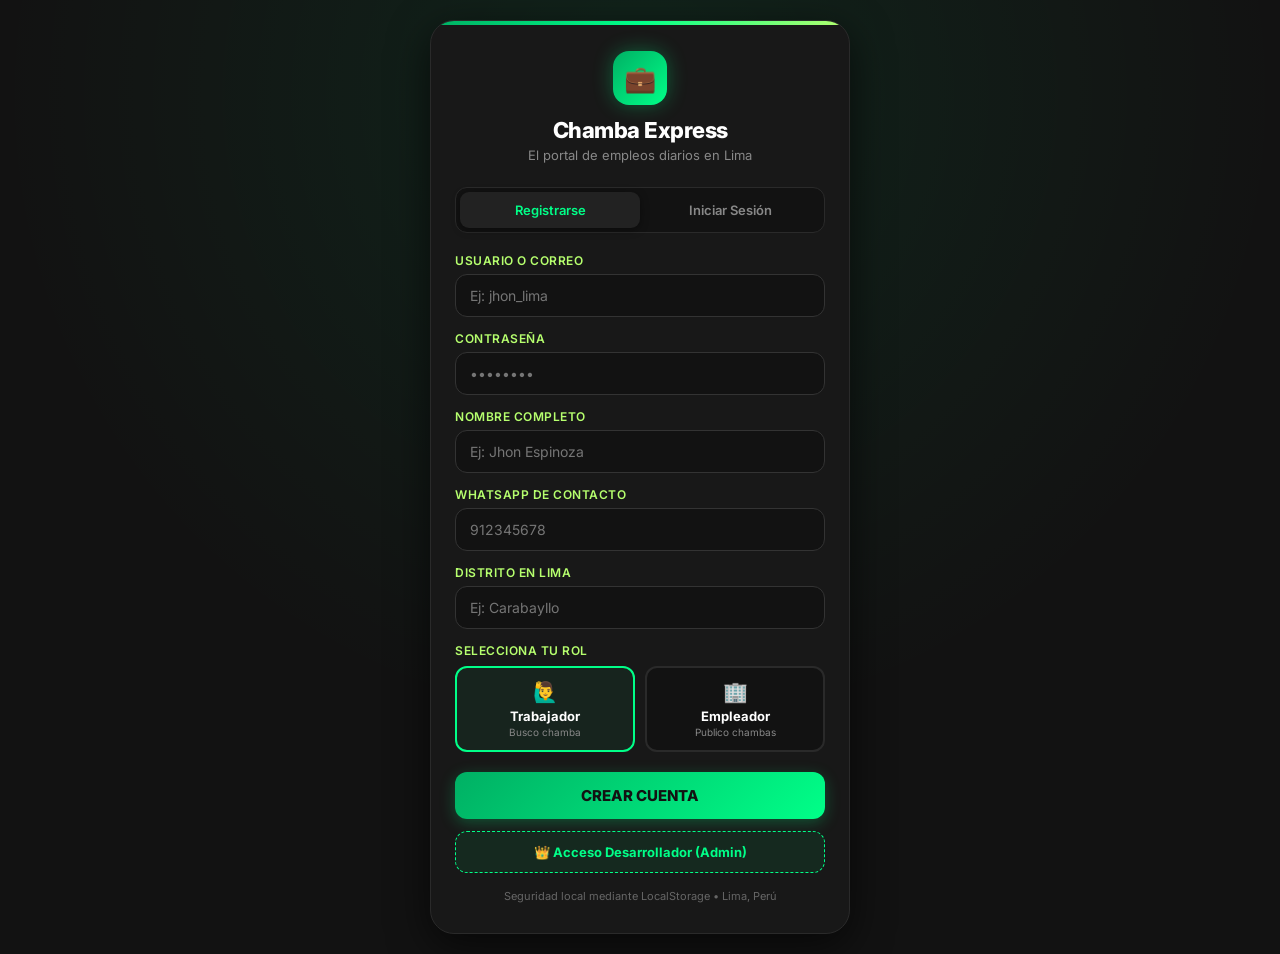
<file: index.html>
<!DOCTYPE html>
<html lang="es">
<head>
    <meta charset="UTF-8">
    <meta name="viewport" content="width=device-width, initial-scale=1.0">
    <title>Chamba Express Lima</title>
    <link href="https://fonts.googleapis.com/css2?family=Inter:wght@400;500;600;700&display=swap" rel="stylesheet">
    <style>
        * {
            box-sizing: border-box;
            margin: 0;
            padding: 0;
            font-family: 'Inter', sans-serif;
        }
        body {
            background-color: #121212;
            color: #ffffff;
            padding-bottom: 90px;
        }
        /* Header Verde Degradado */
        .header {
            background: linear-gradient(135deg, #00b064 0%, #00ff88 100%);
            color: #000;
            padding: 20px;
            border-bottom-left-radius: 24px;
            border-bottom-right-radius: 24px;
            box-shadow: 0 4px 20px rgba(0, 255, 136, 0.2);
        }
        .header-top {
            display: flex;
            justify-content: space-between;
            align-items: center;
            margin-bottom: 14px;
        }
        .header-left-box {
            display: flex;
            align-items: center;
            gap: 10px;
        }
        .menu-btn {
            background: rgba(0, 0, 0, 0.15);
            border: none;
            color: #000;
            font-size: 20px;
            padding: 6px 10px;
            border-radius: 10px;
            cursor: pointer;
            font-weight: bold;
        }
        .brand-icon-box {
            background: #121212;
            color: #00ff88;
            width: 38px;
            height: 38px;
            border-radius: 10px;
            display: flex;
            align-items: center;
            justify-content: center;
            font-size: 18px;
        }
        .profile-chip {
            background: rgba(0, 0, 0, 0.15);
            padding: 6px 12px;
            border-radius: 10px;
            color: #000;
            font-size: 12px;
            font-weight: 700;
            text-decoration: none;
        }
        .header h2 {
            font-size: 22px;
            font-weight: 700;
            letter-spacing: -0.5px;
            margin-bottom: 4px;
        }
        .header p {
            font-size: 13px;
            color: #121212;
            font-weight: 500;
        }

        /* Buscador */
        .search-container {
            margin-top: 14px;
            background: #ffffff;
            border-radius: 14px;
            display: flex;
            align-items: center;
            padding: 10px 14px;
            box-shadow: 0 4px 12px rgba(0,0,0,0.1);
        }
        .search-container input {
            border: none;
            outline: none;
            width: 100%;
            font-size: 14px;
            color: #333;
            background: transparent;
            margin-left: 8px;
        }

        /* Banner de Anuncios Globales */
        .global-banner {
            display: none;
            background: #b6ff6e;
            color: #121212;
            padding: 12px 16px;
            margin: 15px 20px 0 20px;
            border-radius: 12px;
            font-size: 13px;
            font-weight: 700;
            box-shadow: 0 4px 12px rgba(0,0,0,0.2);
        }

        /* Categorías / Rubros Horizontales */
        .rubros-scroll {
            display: flex;
            gap: 8px;
            padding: 16px 20px;
            overflow-x: auto;
            scrollbar-width: none;
        }
        .rubros-scroll::-webkit-scrollbar {
            display: none;
        }
        .rubro-chip {
            background: #1e1e1e;
            border: 1px solid #333;
            color: #fff;
            padding: 8px 16px;
            border-radius: 20px;
            font-size: 13px;
            font-weight: 500;
            white-space: nowrap;
            cursor: pointer;
            transition: all 0.2s;
        }
        .rubro-chip.active {
            background: #00ff88;
            color: #121212;
            border-color: #00ff88;
            font-weight: 700;
        }

        /* Contenedor Principal */
        .container {
            padding: 0 20px 20px 20px;
            max-width: 600px;
            margin: 0 auto;
        }
        .section-header {
            display: flex;
            justify-content: space-between;
            align-items: center;
            margin-bottom: 14px;
        }
        .section-title {
            font-size: 16px;
            font-weight: 700;
            color: #fff;
        }
        .section-counter {
            font-size: 13px;
            color: #00ff88;
            font-weight: 600;
        }

        /* Cards de Chambas */
        .cards-list {
            display: flex;
            flex-direction: column;
            gap: 16px;
        }
        .chamba-card {
            background: #181818;
            border: 1px solid #00ff88;
            border-radius: 16px;
            padding: 18px;
            position: relative;
            box-shadow: 0 4px 20px rgba(0, 255, 136, 0.08);
            transition: transform 0.1s;
        }
        .chamba-card:active {
            transform: scale(0.99);
        }
        .badge {
            background: #b6ff6e;
            color: #121212;
            font-size: 10px;
            font-weight: 800;
            padding: 4px 10px;
            border-radius: 6px;
            display: inline-block;
            margin-bottom: 10px;
            text-transform: uppercase;
        }
        .card-title {
            font-size: 16px;
            font-weight: 700;
            color: #fff;
            margin-bottom: 8px;
        }
        .card-info {
            font-size: 13px;
            color: #aaa;
            margin-bottom: 12px;
            display: flex;
            align-items: center;
            gap: 6px;
        }
        .card-footer {
            display: flex;
            justify-content: space-between;
            align-items: center;
            border-top: 1px solid #2a2a2a;
            padding-top: 12px;
            margin-top: 8px;
        }
        .card-pago {
            font-size: 16px;
            font-weight: 800;
            color: #00ff88;
        }
        .btn-whatsapp {
            background: #25d366;
            color: #fff;
            padding: 8px 14px;
            border-radius: 10px;
            text-decoration: none;
            font-size: 12px;
            font-weight: 700;
            display: flex;
            align-items: center;
            gap: 6px;
        }

        /* Botón Publicar flotante (Solo para Empleadores) */
        .publicar-btn-container {
            margin-top: 24px;
        }
        .btn-publicar-main {
            display: none;
            background: #00ff88;
            color: #121212;
            font-weight: 800;
            text-align: center;
            padding: 16px;
            border-radius: 14px;
            text-decoration: none;
            font-size: 15px;
            box-shadow: 0 4px 20px rgba(0, 255, 136, 0.3);
        }

        /* Menú Lateral Desplegable (Sidebar Hamburguesa) */
        .sidebar-overlay {
            position: fixed; top: 0; left: 0; width: 100%; height: 100%;
            background: rgba(0,0,0,0.7); z-index: 999; display: none;
        }
        .sidebar-menu {
            position: fixed; top: 0; left: -280px; width: 280px; height: 100%;
            background: #181818; border-right: 1px solid #333; z-index: 1000;
            transition: left 0.3s ease; padding: 20px; display: flex; flex-direction: column; justify-content: space-between;
        }
        .sidebar-menu.open { left: 0; }
        .sidebar-header { border-bottom: 1px solid #333; padding-bottom: 15px; margin-bottom: 15px; }
        .sidebar-header h3 { color: #fff; font-size: 16px; margin-bottom: 4px; }
        .sidebar-header p { color: #00ff88; font-size: 12px; }
        .sidebar-links { display: flex; flex-direction: column; gap: 10px; }
        .sidebar-link {
            color: #ccc; text-decoration: none; padding: 12px; border-radius: 10px;
            font-size: 14px; font-weight: 500; background: #222; display: flex; align-items: center; gap: 10px;
        }
        .sidebar-link:hover { background: #2a2a2a; color: #00ff88; }
        .sidebar-footer { border-top: 1px solid #333; padding-top: 15px; text-align: center; }
        .btn-logout {
            background: #ff4d4d; color: #fff; border: none; width: 100%; padding: 12px;
            border-radius: 10px; font-weight: 700; cursor: pointer; font-size: 13px;
        }

        /* Barra de Navegación Inferior */
        .nav-bar {
            position: fixed;
            bottom: 0;
            left: 0;
            width: 100%;
            background: #1a1a1a;
            border-top: 1px solid #2a2a2a;
            display: flex;
            justify-content: space-around;
            padding: 10px 0;
            z-index: 100;
        }
        .nav-item {
            text-align: center;
            color: #888;
            text-decoration: none;
            font-size: 11px;
            display: flex;
            flex-direction: column;
            align-items: center;
            gap: 4px;
        }
        .nav-item.active {
            color: #00ff88;
        }
        .nav-item svg {
            width: 20px;
            height: 20px;
            fill: currentColor;
        }
    </style>
</head>
<body>

    <!-- Header Principal -->
    <div class="header">
        <div class="header-top">
            <div class="header-left-box">
                <button class="menu-btn" onclick="toggleMenu()">☰</button>
                <div class="brand-icon-box">💼</div>
                <div>
                    <h1 style="font-size: 16px; font-weight: 700;">Chamba Express</h1>
                    <p id="headerUserRole">Cargando...</p>
                </div>
            </div>
            <a href="perfil.html" class="profile-chip">⭐ Perfil</a>
        </div>
        <h2>Encuentra chambas diarias</h2>
        <p>Publica y postula de forma rápida en Lima</p>

        <!-- Buscador -->
        <div class="search-container">
            <svg width="18" height="18" viewBox="0 0 24 24" fill="#666"><path d="M15.5 14h-.79l-.28-.27C15.41 12.59 16 11.11 16 9.5 16 5.91 13.09 3 9.5 3S3 5.91 3 9.5 5.91 16 9.5 16c1.61 0 3.09-.59 4.23-1.57l.27.28v.79l5 4.99L20.49 19l-4.99-5zm-6 0C7.01 14 5 11.99 5 9.5S7.01 5 9.5 5 14 7.01 14 9.5 11.99 14 9.5 14z"/></svg>
            <input type="text" id="inputBuscar" placeholder="Busca: limpieza, delivery, construcción..." oninput="filtrarChambas()">
        </div>
    </div>

    <!-- Banner de Anuncios Globales del Administrador -->
    <div id="bannerAnuncioGlobal" class="global-banner">
        📢 <span id="textoAnuncioGlobal"></span>
    </div>

    <!-- Menú Lateral Hamburguesa (Sidebar) -->
    <div class="sidebar-overlay" id="sidebarOverlay" onclick="toggleMenu()"></div>
    <div class="sidebar-menu" id="sidebarMenu">
        <div>
            <div class="sidebar-header">
                <h3 id="sidebarUserName">Usuario</h3>
                <p id="sidebarUserRol">Rol</p>
            </div>
            <div class="sidebar-links">
                <a href="index.html" class="sidebar-link">🏠 Inicio / Buscar</a>
                <a href="perfil.html" class="sidebar-link">⭐ Mi Perfil y Foto</a>
                <a href="mensajes.html" class="sidebar-link">💬 Mensajes</a>
                <a href="publicar.html" class="sidebar-link" id="linkPublicarSidebar" style="display:none;">➕ Publicar Chamba</a>
                <!-- Enlace exclusivo de Administrador para Jhon -->
                <a href="admin.html" class="sidebar-link" id="linkAdminSidebar" style="display:none; border: 1px dashed #00ff88; color: #00ff88;">👑 Panel de Control (Admin)</a>
            </div>
        </div>
        <div class="sidebar-footer">
            <button class="btn-logout" onclick="cerrarSesion()">Cerrar Sesión</button>
        </div>
    </div>

    <!-- Categorías / Rubros Horizontales (Dinámicos) -->
    <div class="rubros-scroll" id="rubrosContainer">
        <!-- Se inyecta por JS -->
    </div>

    <div class="container">
        <!-- Título de sección -->
        <div class="section-header">
            <span class="section-title">Chambas destacadas hoy</span>
            <span class="section-counter" id="contadorAvisos">(0)</span>
        </div>

        <!-- Lista de Cards -->
        <div class="cards-list" id="listaAvisosContainer">
            <!-- Se inyecta por JS -->
        </div>

        <!-- Botón Publicar (Solo Empleador) -->
        <div class="publicar-btn-container">
            <a href="publicar.html" class="btn-publicar-main" id="btnPublicarMain">+ PUBLICAR CHAMBA (Empleador)</a>
        </div>
    </div>

    <!-- Barra de Navegación Inferior -->
    <nav class="nav-bar">
        <a href="index.html" class="nav-item active">
            <svg viewBox="0 0 24 24"><path d="M10 20v-6h4v6h5v-8h3L12 3 2 12h3v8z"/></svg>
            Buscar
        </a>
        <a href="index.html" class="nav-item">
            <svg viewBox="0 0 24 24"><path d="M19 3H5c-1.1 0-2 .9-2 2v14c0 1.1.9 2 2 2h14c1.1 0 2-.9 2-2V5c0-1.1-.9-2-2-2zm-5 14H7v-2h7v2zm3-4H7v-2h10v2zm0-4H7V7h10v2z"/></svg>
            Postulaciones
        </a>
        <a href="mensajes.html" class="nav-item">
            <svg viewBox="0 0 24 24"><path d="M20 2H4c-1.1 0-1.99.9-1.99 2L2 22l4-4h14c1.1 0 2-.9 2-2V4c0-1.1-.9-2-2-2zM6 9h12v2H6V9zm8 5H6v-2h8v2zm4-6H6V6h12v2z"/></svg>
            Mensajes
        </a>
        <a href="perfil.html" class="nav-item">
            <svg viewBox="0 0 24 24"><path d="M12 2C6.48 2 2 6.48 2 12s4.48 10 10 10 10-4.48 10-10S17.52 2 12 2zm0 3c1.66 0 3 1.34 3 3s-1.34 3-3 3-3-1.34-3-3 1.34-3 3-3zm0 14.2c-2.5 0-4.71-1.28-6-3.22.03-1.99 4-3.08 6-3.08 1.99 0 5.97 1.09 6 3.08-1.29 1.94-3.5 3.22-6 3.22z"/></svg>
            Perfil
        </a>
    </nav>

    <script>
        // Verificación de Autenticación
        if(!localStorage.getItem('rol')) {
            location.href = 'login.html';
        }

        const nombreUsuario = localStorage.getItem('nombre') || 'Usuario';
        const rolUsuario = localStorage.getItem('rol') || 'trabajador';
        let rubroSeleccionado = 'Todos';

        // Configurar Header y Sidebar según rol y permisos de admin
        document.getElementById('headerUserRole').innerText = `${nombreUsuario} • ${rolUsuario === 'empleador' ? '🏢 Empleador' : '🙋‍♂️ Trabajador'}`;
        document.getElementById('sidebarUserName').innerText = nombreUsuario;
        document.getElementById('sidebarUserRol').innerText = rolUsuario === 'empleador' ? '🏢 Empleador' : '🙋‍♂️ Trabajador';

        if(rolUsuario === 'empleador') {
            document.getElementById('btnPublicarMain').style.display = 'block';
            document.getElementById('linkPublicarSidebar').style.display = 'flex';
        }

        // Mostrar botón de Admin exclusivamente si el usuario es Jhon
        if(nombreUsuario.toLowerCase() === 'jhon') {
            document.getElementById('linkAdminSidebar').style.display = 'flex';
        }

        // Verificar si hay un anuncio global activo escrito por el admin
        const anuncioActivo = localStorage.getItem('anuncio_global');
        if(anuncioActivo) {
            document.getElementById('textoAnuncioGlobal').innerText = anuncioActivo;
            document.getElementById('bannerAnuncioGlobal').style.display = 'block';
        }

        function toggleMenu() {
            const menu = document.getElementById('sidebarMenu');
            const overlay = document.getElementById('sidebarOverlay');
            menu.classList.toggle('open');
            overlay.style.display = menu.classList.contains('open') ? 'block' : 'none';
        }

        function cerrarSesion() {
            if(confirm('¿Seguro que deseas cerrar sesión?')) {
                localStorage.removeItem('usuario_activo');
                localStorage.removeItem('nombre');
                localStorage.removeItem('rol');
                location.href = 'login.html';
            }
        }

        // Cargar Rubros Dinámicos
        function cargarRubrosDinamicos() {
            let rubros = JSON.parse(localStorage.getItem('rubros_custom')) || ['Construcción', 'Mudanzas', 'Limpieza', 'Cocina', 'Delivery', 'Gamarra'];
            const contenedor = document.getElementById('rubrosContainer');
            
            let html = `<div class="rubro-chip ${rubroSeleccionado === 'Todos' ? 'active' : ''}" onclick="seleccionarRubro('Todos', this)">Todos</div>`;
            rubros.forEach(r => {
                let activoClass = (rubroSeleccionado === r) ? 'active' : '';
                html += `<div class="rubro-chip ${activoClass}" onclick="seleccionarRubro('${r}', this)">${r}</div>`;
            });
            contenedor.innerHTML = html;
        }

        // Cargar Avisos iniciales si el localStorage está vacío
        function inicializarAvisosPorDefecto() {
            let avisos = JSON.parse(localStorage.getItem('avisos'));
            if(!avisos || avisos.length === 0) {
                avisos = [
                    { id: 1, titulo: "Maestro de obra - remodelación", rubro: "Construcción", distrito: "San Miguel", pago: "S/ 120 /día", whatsapp: "51912345678", empleador: "James", tag: "URGENTE" },
                    { id: 2, titulo: "Mudanza apto 2 dorm - ayudante", rubro: "Mudanzas", distrito: "Miraflores", pago: "S/ 80 /hora", whatsapp: "51912345678", empleador: "James", tag: "NUEVO" },
                    { id: 3, titulo: "Limpieza de casa - 4 horas", rubro: "Limpieza", distrito: "Surco", pago: "S/ 60", whatsapp: "51912345678", empleador: "James", tag: "NUEVO" }
                ];
                localStorage.setItem('avisos', JSON.stringify(avisos));
            }
        }

        function seleccionarRubro(rubro, elemento) {
            rubroSeleccionado = rubro;
            document.querySelectorAll('.rubro-chip').forEach(c => c.classList.remove('active'));
            elemento.classList.add('active');
            renderizarAvisos();
        }

        function filtrarChambas() {
            renderizarAvisos();
        }

        function renderizarAvisos() {
            inicializarAvisosPorDefecto();
            let avisos = JSON.parse(localStorage.getItem('avisos')) || [];
            const textoBusqueda = document.getElementById('inputBuscar').value.toLowerCase();
            const contenedor = document.getElementById('listaAvisosContainer');

            // Filtrar por rubro y buscador
            let filtrados = avisos.filter(aviso => {
                let coincideRubro = (rubroSeleccionado === 'Todos' || aviso.rubro === rubroSeleccionado);
                let coincideTexto = aviso.titulo.toLowerCase().includes(textoBusqueda) || aviso.distrito.toLowerCase().includes(textoBusqueda);
                return coincideRubro && coincideTexto;
            });

            document.getElementById('contadorAvisos').innerText = `(${filtrados.length})`;

            if(filtrados.length === 0) {
                contenedor.innerHTML = `<div style="text-align:center; padding: 30px; color: #888; font-size: 14px;">No se encontraron chambas con ese criterio.</div>`;
                return;
            }

            let html = '';
            filtrados.forEach(aviso => {
                const keyCalif = `califs_${aviso.empleador || 'James'}`;
                let datosCalif = JSON.parse(localStorage.getItem(keyCalif)) || { promedio: 5.0, total: 1 };
                let linkWa = `https://wa.me/${aviso.whatsapp}?text=Hola,%20vi%20tu%20aviso%20de%20${encodeURIComponent(aviso.titulo)}%20en%20Chamba%20Express%20y%20estoy%20interesado.`;

                html += `
                    <div class="chamba-card">
                        <span class="badge">${aviso.tag || 'NUEVO'}</span>
                        <div class="card-title">${aviso.titulo}</div>
                        <div class="card-info">
                            <span>📍 ${aviso.distrito}, Lima • ${aviso.rubro}</span>
                        </div>
                        <div class="card-info" style="font-size: 12px; color: #888;">
                            ⭐ ${Number(datosCalif.promedio).toFixed(1)} (${datosCalif.total} ${datosCalif.total === 1 ? 'calif' : 'califs'}) • ${aviso.empleador || 'Empleador'}
                        </div>
                        <div class="card-footer">
                            <div class="card-pago">${aviso.pago}</div>
                            <div style="display: flex; gap: 8px; align-items: center;">
                                <a href="perfil.html" style="font-size: 12px; color: #b6ff6e; text-decoration: none;">Ver perfil ⭐</a>
                                <a href="${linkWa}" target="_blank" class="btn-whatsapp">WhatsApp</a>
                            </div>
                        </div>
                    </div>
                `;
            });
            contenedor.innerHTML = html;
        }

        // Ejecutar al iniciar
        cargarRubrosDinamicos();
        renderizarAvisos();        const usuarioActual = localStorage.getItem('nombre') || '';
        const adminMaster = JSON.parse(localStorage.getItem('admin_master_config')) || { nombre: 'Jhon', pass: '1234' };

        if (usuarioActual.toLowerCase().trim() === adminMaster.nombre.toLowerCase().trim()) {
            const btnAdmin = document.getElementById('linkAdminSidebar');
            if (btnAdmin) {
                btnAdmin.style.display = 'block';
            }
        }

    </script>
</body>
</html>
</file>
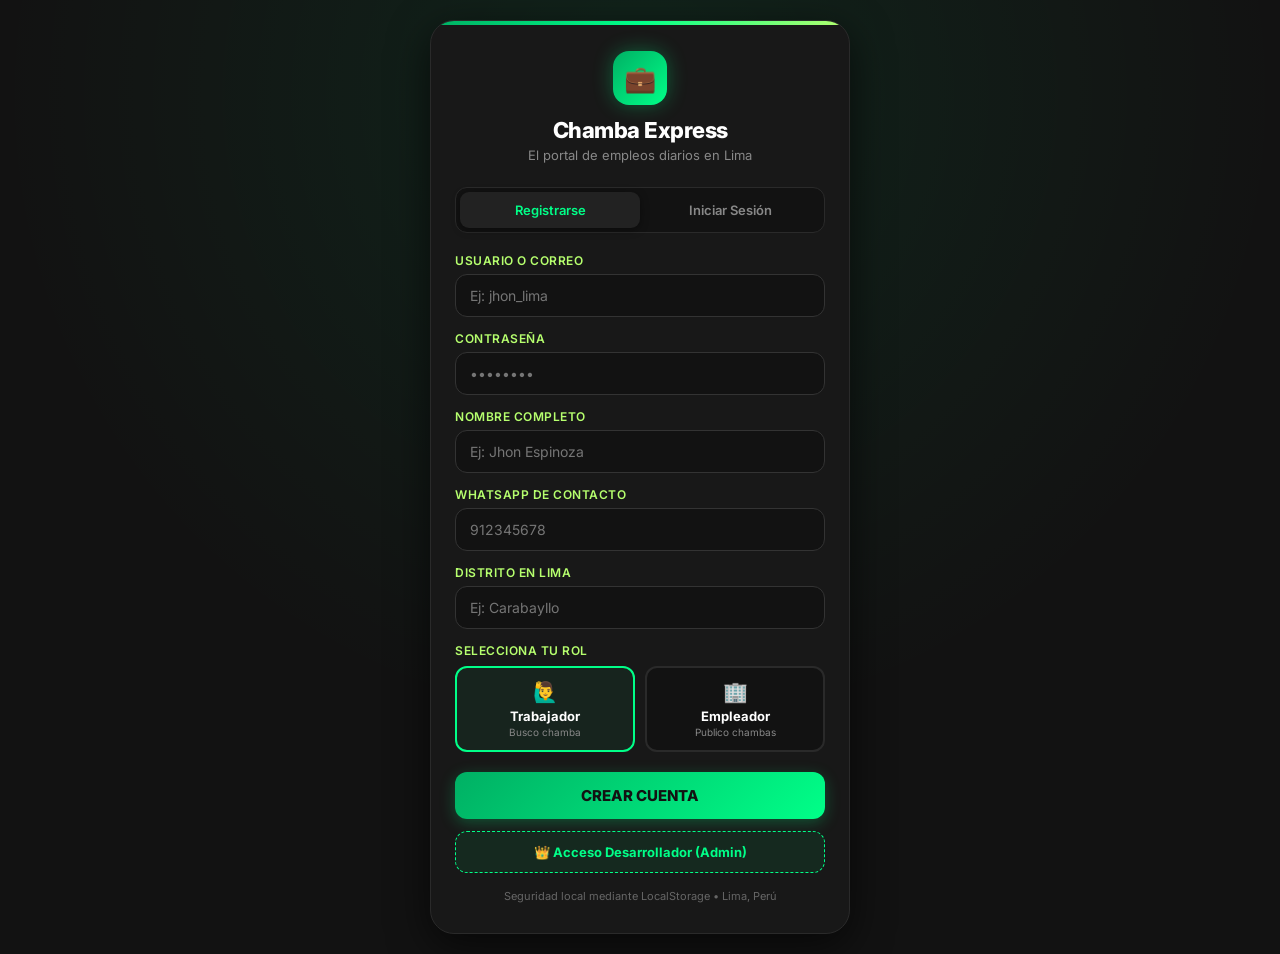
<file: admin.html>
<!DOCTYPE html>
<html lang="es">
<head>
    <meta charset="UTF-8">
    <meta name="viewport" content="width=device-width, initial-scale=1.0">
    <title>Panel de Administrador - Chamba Express</title>
    <link href="https://fonts.googleapis.com/css2?family=Inter:wght@400;500;600;700;800&display=swap" rel="stylesheet">
    <style>
        * { box-sizing: border-box; margin: 0; padding: 0; font-family: 'Inter', sans-serif; }
        body { background-color: #121212; color: #ffffff; padding-bottom: 90px; }
        
        .header {
            background: linear-gradient(135deg, #00b064 0%, #00ff88 100%);
            color: #000; padding: 20px;
            border-bottom-left-radius: 20px; border-bottom-right-radius: 20px;
        }
        .header-top { display: flex; justify-content: space-between; align-items: center; margin-bottom: 10px; }
        .back-btn { background: rgba(0,0,0,0.15); border: none; color: #000; font-weight: 600; padding: 6px 12px; border-radius: 10px; text-decoration: none; font-size: 13px; }
        
        .container { padding: 20px; max-width: 600px; margin: 0 auto; }
        
        .admin-card {
            background: #181818; border: 1px solid #00ff88; border-radius: 16px; padding: 20px; margin-bottom: 20px;
            box-shadow: 0 4px 20px rgba(0,255,136,0.1);
        }
        .admin-card h3 { font-size: 16px; font-weight: 700; color: #00ff88; margin-bottom: 12px; }
        
        .form-group { margin-bottom: 12px; }
        .form-group label { display: block; font-size: 12px; color: #b6ff6e; margin-bottom: 4px; font-weight: 600; text-transform: uppercase; }
        .input-box, textarea, select {
            width: 100%; background: #121212; border: 1px solid #333; color: #fff; padding: 12px; border-radius: 10px; font-size: 14px; outline: none;
        }
        .input-box:focus, textarea:focus, select:focus { border-color: #00ff88; }
        
        /* EDITOR ESTILO GITHUB CON BUSCADOR INTELIGENTE */
        .search-box-container {
            display: flex; gap: 8px; margin-bottom: 8px;
        }
        .editor-wrapper {
            display: flex;
            background: #0a0a0a;
            border: 1px solid #333;
            border-radius: 10px;
            overflow: hidden;
            height: 320px;
        }
        .line-numbers {
            background: #111;
            color: #666;
            padding: 12px 8px;
            font-family: 'Courier New', Courier, monospace;
            font-size: 12px;
            text-align: right;
            user-select: none;
            line-height: 1.4;
            min-width: 40px;
            border-right: 1px solid #222;
            overflow: hidden;
        }
        .code-editor {
            font-family: 'Courier New', Courier, monospace;
            font-size: 12px;
            background: transparent;
            color: #00ff88;
            height: 100%;
            line-height: 1.4;
            border: none;
            resize: none;
            padding: 12px;
            white-space: pre;
            overflow-y: scroll;
            overflow-x: auto;
            flex-grow: 1;
        }

        .btn-action {
            background: #00ff88; color: #121212; font-weight: 800; border: none; width: 100%; padding: 12px; border-radius: 10px; font-size: 14px; cursor: pointer; margin-top: 6px;
        }
        .btn-search {
            background: #222; color: #00ff88; border: 1px solid #00ff88; font-weight: 700; padding: 0 16px; border-radius: 10px; font-size: 13px; cursor: pointer;
        }
        
        .stats-grid { display: grid; grid-template-columns: repeat(3, 1fr); gap: 10px; margin-bottom: 20px; }
        .stat-box { background: #1a1a1a; border: 1px solid #333; border-radius: 12px; padding: 14px 8px; text-align: center; }
        .stat-num { font-size: 18px; font-weight: 800; color: #00ff88; margin-bottom: 4px; }
        .stat-label { font-size: 11px; color: #888; }

        .item-row { background: #1a1a1a; border: 1px solid #333; border-radius: 10px; padding: 12px; display: flex; justify-content: space-between; align-items: center; margin-bottom: 8px; }
        .item-info h4 { font-size: 14px; color: #fff; }
        .item-info p { font-size: 11px; color: #888; }
        .btn-del-mini { background: #ff4d4d; color: #fff; border: none; padding: 6px 10px; border-radius: 6px; font-size: 11px; cursor: pointer; font-weight: bold; }

        .toggle-row { display: flex; justify-content: space-between; align-items: center; background: #1a1a1a; padding: 10px 14px; border-radius: 10px; margin-bottom: 8px; border: 1px solid #333; }
        .toggle-row span { font-size: 13px; color: #fff; font-weight: 500; }

        .nav-bar { position: fixed; bottom: 0; left: 0; width: 100%; background: #1a1a1a; border-top: 1px solid #2a2a2a; display: flex; justify-content: space-around; padding: 10px 0; z-index: 100; }
        .nav-item { text-align: center; color: #888; text-decoration: none; font-size: 11px; display: flex; flex-direction: column; align-items: center; gap: 4px; }
        .nav-item.active { color: #00ff88; }
        .nav-item svg { width: 20px; height: 20px; fill: currentColor; }
    </style>
</head>
<body>

    <div class="header">
        <div class="header-top">
            <a href="index.html" class="back-btn">← Volver a la App</a>
            <span style="font-size: 12px; font-weight: 700;">👑 Control Master</span>
        </div>
        <h1 style="font-size: 20px;">Panel de Administrador</h1>
    </div>

    <div class="container" style="margin-top: 20px;">
        <!-- Estadísticas -->
        <div class="stats-grid">
            <div class="stat-box">
                <div class="stat-num" id="statAvisos">0</div>
                <div class="stat-label">Chambas</div>
            </div>
            <div class="stat-box">
                <div class="stat-num" id="statUsuarios">0</div>
                <div class="stat-label">Usuarios</div>
            </div>
            <div class="stat-box">
                <div class="stat-num" id="statRubros">0</div>
                <div class="stat-label">Rubros</div>
            </div>
        </div>

        <!-- 0. CAMBIAR CREDENCIALES DE DESARROLLADOR -->
        <div class="admin-card" style="border: 2px solid #b6ff6e;">
            <h3>🔐 Mis Credenciales de Administrador</h3>
            <div class="form-group">
                <label>Nombre de Administrador</label>
                <input type="text" id="adminUserNombre" class="input-box" placeholder="Ej: Jhon">
            </div>
            <div class="form-group">
                <label>Contraseña Maestra</label>
                <input type="password" id="adminUserPass" class="input-box" placeholder="Tu clave secreta">
            </div>
            <button class="btn-action" onclick="guardarCredencialesAdmin()">Actualizar Mis Credenciales</button>
        </div>

        <!-- 1. CREAR NUEVO ARCHIVO -->
        <div class="admin-card" style="border: 2px dashed #00ff88;">
            <h3>📄 Crear un Nuevo Archivo en la App</h3>
            <div class="form-group">
                <label>Nombre del Archivo (Ej: calculadora.html)</label>
                <input type="text" id="nuevoNombreArchivo" class="input-box" placeholder="nombre.html">
            </div>
            <div class="form-group">
                <label>Código Inicial del Archivo</label>
                <textarea id="nuevoCodigoArchivo" rows="3" class="input-box" placeholder="<!DOCTYPE html><html>...</html>"></textarea>
            </div>
            <button class="btn-action" onclick="crearNuevoArchivoGitHub()">✨ Crear Archivo en GitHub</button>
        </div>

        <!-- 2. EDITOR DE CÓDIGO CON BUSCADOR DE LÍNEAS -->
        <div class="admin-card" style="border: 2px solid #00ff88;">
            <h3>💻 Editor de Código (Estilo GitHub)</h3>
            <div class="form-group">
                <label>Selecciona el archivo a editar</label>
                <select id="archivoSelect" class="input-box" onchange="cargarCodigoGitHub()">
                    <!-- Se llena automáticamente -->
                </select>
            </div>

            <!-- BARRA PARA ENCONTRAR PARTES PRECISAS -->
            <div class="form-group">
                <label>Buscar función o palabra clave en el código</label>
                <div class="search-box-container">
                    <input type="text" id="inputBuscarCodigo" class="input-box" placeholder="Ej: perfil, seccionAdmin, funcion...">
                    <button type="button" class="btn-search" onclick="buscarYResaltarCodigo()">🔍 Buscar</button>
                </div>
            </div>

            <div class="form-group">
                <label>Código Fuente con Líneas Enumeradas</label>
                <div class="editor-wrapper">
                    <div id="lineNumbers" class="line-numbers">1</div>
                    <textarea id="editorCodigo" class="input-box code-editor" oninput="actualizarLineas()" onscroll="sincronizarScroll()" placeholder="Selecciona un archivo..."></textarea>
                </div>
            </div>
            <button class="btn-action" onclick="guardarEnGitHubDirecto()">🚀 Guardar y Subir a GitHub en Vivo</button>
        </div>

        <!-- 3. MÉTODOS DE PAGO -->
        <div class="admin-card">
            <h3>💳 Configuración de Métodos de Pago</h3>
            <div class="form-group">
                <label>Nombre del Método</label>
                <input type="text" id="nombrePagoInput" class="input-box" placeholder="Ej: Yape / Plin">
            </div>
            <div class="form-group">
                <label>Número o Cuenta</label>
                <input type="text" id="cuentaPagoInput" class="input-box" placeholder="Ej: 912345678">
            </div>
            <button class="btn-action" onclick="agregarMetodoPagoMaster()">+ Agregar Método de Pago</button>
            <div id="listaPagosAdmin" style="margin-top: 15px;"></div>
        </div>

        <!-- 4. FUNCIONES GLOBALES -->
        <div class="admin-card">
            <h3>🚀 Agregar Nueva Función Global</h3>
            <div class="form-group">
                <label>Nombre de la Función</label>
                <input type="text" id="nuevoNombreFuncion" class="input-box" placeholder="Ej: Bolsa de Créditos">
            </div>
            <div class="form-group">
                <label>Icono o Emoji</label>
                <input type="text" id="nuevoIconoFuncion" class="input-box" placeholder="Ej: 💳">
            </div>
            <div class="form-group">
                <label>Descripción corta</label>
                <input type="text" id="nuevoDescFuncion" class="input-box" placeholder="Créditos para trabajadores">
            </div>
            <button class="btn-action" onclick="crearNuevaFuncionApp()">+ Publicar Función para Todos</button>
        </div>
        <div class="admin-card">
            <h3>⚙️ Funciones Activas</h3>
            <div id="listaFuncionesAdmin"></div>
        </div>

        <!-- 5. ANUNCIO GLOBAL -->
        <div class="admin-card">
            <h3>📢 Publicar Anuncio Global</h3>
            <div class="form-group">
                <label>Mensaje para todos los usuarios</label>
                <textarea id="anuncioInput" rows="2" placeholder="Ej: ¡Aviso importante!"></textarea>
            </div>
            <button class="btn-action" onclick="publicarAnuncioMaster()">Enviar Anuncio</button>
        </div>

        <!-- 6. MÓDULOS -->
        <div class="admin-card">
            <h3>⚡ Módulos del Sistema</h3>
            <div class="toggle-row">
                <span>💬 Activar Chat</span>
                <input type="checkbox" id="modChat" checked onchange="guardarModulos()">
            </div>
            <div class="toggle-row">
                <span>⭐ Calificaciones</span>
                <input type="checkbox" id="modCalif" checked onchange="guardarModulos()">
            </div>
            <div class="toggle-row">
                <span>🚨 Avisos URGENTES</span>
                <input type="checkbox" id="modUrgente" checked onchange="guardarModulos()">
            </div>
        </div>

        <!-- 7. RUBROS -->
        <div class="admin-card">
            <h3>➕ Agregar Nuevo Rubro Global</h3>
            <div class="form-group">
                <label>Nombre del Rubro</label>
                <input type="text" id="nuevoRubroInput" class="input-box" placeholder="Ej: Gasfitería">
            </div>
            <button class="btn-action" onclick="agregarRubroMaster()">Añadir Rubro</button>
        </div>
        <div class="admin-card">
            <h3>📂 Rubros Activos</h3>
            <div id="listaRubrosAdmin"></div>
        </div>

        <!-- 8. USUARIOS -->
        <div class="admin-card">
            <h3>👥 Usuarios Registrados</h3>
            <div id="listaUsuariosAdmin" style="max-height: 220px; overflow-y: auto; display: flex; flex-direction: column; gap: 8px;"></div>
        </div>

        <!-- 9. MODERACIÓN -->
        <div class="admin-card">
            <h3>🗑️ Moderación de Chambas</h3>
            <div id="listaAvisosAdmin" style="max-height: 220px; overflow-y: auto; display: flex; flex-direction: column; gap: 8px;"></div>
        </div>
    </div>

    <nav class="nav-bar">
        <a href="index.html" class="nav-item"><svg viewBox="0 0 24 24"><path d="M10 20v-6h4v6h5v-8h3L12 3 2 12h3v8z"/></svg>Buscar</a>
        <a href="index.html" class="nav-item"><svg viewBox="0 0 24 24"><path d="M19 3H5c-1.1 0-2 .9-2 2v14c0 1.1.9 2 2 2h14c1.1 0 2-.9 2-2V5c0-1.1-.9-2-2-2zm-5 14H7v-2h7v2zm3-4H7v-2h10v2zm0-4H7V7h10v2z"/></svg>Postulaciones</a>
        <a href="mensajes.html" class="nav-item"><svg viewBox="0 0 24 24"><path d="M20 2H4c-1.1 0-1.99.9-1.99 2L2 22l4-4h14c1.1 0 2-.9 2-2V4c0-1.1-.9-2-2-2zM6 9h12v2H6V9zm8 5H6v-2h8v2zm4-6H6V6h12v2z"/></svg>Mensajes</a>
        <a href="perfil.html" class="nav-item"><svg viewBox="0 0 24 24"><path d="M12 2C6.48 2 2 6.48 2 12s4.48 10 10 10 10-4.48 10-10S17.52 2 12 2zm0 3c1.66 0 3 1.34 3 3s-1.34 3-3 3-3-1.34-3-3 1.34-3 3-3zm0 14.2c-2.5 0-4.71-1.28-6-3.22.03-1.99 4-3.08 6-3.08 1.99 0 5.97 1.09 6 3.08-1.29 1.94-3.5 3.22-6 3.22z"/></svg>Perfil</a>
    </nav>

    <script>
        // SEGURIDAD MAESTRA CON CLAVE INTEGRADA
        const adminConfig = JSON.parse(localStorage.getItem('admin_master_config')) || { nombre: 'Jhon', pass: '1234' };
        let esAdminValido = localStorage.getItem('admin_autorizado') === 'true';

        if (!esAdminValido) {
            let claveIngresada = prompt("👑 Ingrese la contraseña de Administrador Master:");
            if (claveIngresada === adminConfig.pass) {
                localStorage.setItem('admin_autorizado', 'true');
                alert('¡Acceso concedido al Panel Master!');
            } else {
                alert('⚠️ Contraseña incorrecta.');
                location.href = 'index.html';
            }
        }

        document.getElementById('adminUserNombre').value = adminConfig.nombre;
        document.getElementById('adminUserPass').value = adminConfig.pass;

        function guardarCredencialesAdmin() {
            let nuevoNombre = document.getElementById('adminUserNombre').value.trim();
            let nuevaPass = document.getElementById('adminUserPass').value.trim();

            if(!nuevoNombre || !nuevaPass) {
                alert('El nombre y la contraseña no pueden estar vacíos.');
                return;
            }

            localStorage.setItem('admin_master_config', JSON.stringify({ nombre: nuevoNombre, pass: nuevaPass }));
            alert('¡Credenciales de Administrador actualizadas con éxito!');
            location.reload();
        }

        const GITHUB_USER = "Jhonjames501";
        const GITHUB_REPO = "Chamba-Express-PRO";

        // FUNCIÓN MEJORADA: BUSCA Y SELECCIONA EL BLOQUE O PÁRRAFO COMPLETO
        function buscarYResaltarCodigo() {
            const query = document.getElementById('inputBuscarCodigo').value.trim();
            const textarea = document.getElementById('editorCodigo');
            const textoCodigo = textarea.value;

            if(!query) {
                alert('Escribe una palabra o función para buscar.');
                return;
            }

            const index = textoCodigo.indexOf(query);
            if(index !== -1) {
                // Detecta automáticamente los límites de la etiqueta o bloque completo (<...>)
                let inicioBloque = textoCodigo.lastIndexOf('<', index);
                let finBloque = textoCodigo.indexOf('>', index);

                if(inicioBloque === -1) inicioBloque = index;
                if(finBloque === -1) finBloque = index + query.length;
                else finBloque += 1;

                // Selecciona y resalta todo el bloque o párrafo completo
                textarea.focus();
                textarea.setSelectionRange(inicioBloque, finBloque);
                
                // Desplaza la vista automáticamente hacia el hallazgo
                const lineasHastaIndex = textoCodigo.substring(0, inicioBloque).split('\n').length;
                const alturaLinea = 18;
                textarea.scrollTop = (lineasHastaIndex - 3) * alturaLinea;
            } else {
                alert(`No se encontró "${query}" en este archivo.`);
            }
        }

        async function cargarPanelAdmin() {
            await listarArchivosGitHub();
            let avisos = JSON.parse(localStorage.getItem('avisos')) || [];
            let usuarios = JSON.parse(localStorage.getItem('usuarios_db')) || [];
            let rubros = JSON.parse(localStorage.getItem('rubros_custom')) || ['Construcción', 'Mudanzas', 'Limpieza', 'Cocina', 'Delivery', 'Gamarra'];
            let funcionesCustom = JSON.parse(localStorage.getItem('funciones_custom')) || [];
            let metodosPago = JSON.parse(localStorage.getItem('pagos_custom')) || [{ nombre: "Yape / Plin", cuenta: "912345678" }];
            
            document.getElementById('statAvisos').innerText = avisos.length;
            document.getElementById('statUsuarios').innerText = usuarios.length;
            document.getElementById('statRubros').innerText = rubros.length;

            let modulos = JSON.parse(localStorage.getItem('modulos_config')) || { chat: true, calif: true, urgente: true };
            document.getElementById('modChat').checked = modulos.chat;
            document.getElementById('modCalif').checked = modulos.calif;
            document.getElementById('modUrgente').checked = modulos.urgente;

            let htmlPagos = '';
            metodosPago.forEach((p, idx) => {
                htmlPagos += `<div class="item-row"><div class="item-info"><h4>💳 ${p.nombre}</h4><p>${p.cuenta}</p></div><button class="btn-del-mini" onclick="eliminarMetodoPago(${idx})">Eliminar</button></div>`;
            });
            document.getElementById('listaPagosAdmin').innerHTML = htmlPagos;

            let htmlFunciones = '';
            if(funcionesCustom.length === 0) {
                htmlFunciones = `<p style="color:#888; font-size:12px; text-align:center;">No hay funciones adicionales.</p>`;
            } else {
                funcionesCustom.forEach((f, idx) => {
                    htmlFunciones += `<div class="item-row"><div class="item-info"><h4>${f.icono || '⭐'} ${f.nombre}</h4><p>${f.desc}</p></div><button class="btn-del-mini" onclick="eliminarFuncionCustom(${idx})">Eliminar</button></div>`;
                });
            }
            document.getElementById('listaFuncionesAdmin').innerHTML = htmlFunciones;

            let htmlRubros = '';
            rubros.forEach(r => {
                htmlRubros += `<div class="item-row"><div class="item-info"><h4>🏷️ ${r}</h4></div><button class="btn-del-mini" onclick="eliminarRubro('${r}')">Eliminar</button></div>`;
            });
            document.getElementById('listaRubrosAdmin').innerHTML = htmlRubros;

            let htmlUsuarios = '';
            if(usuarios.length === 0) {
                htmlUsuarios = `<p style="color:#888; font-size:12px; text-align:center;">No hay usuarios.</p>`;
            } else {
                usuarios.forEach((u, idx) => {
                    htmlUsuarios += `<div class="item-row"><div class="item-info"><h4>${u.nombre} (${u.username})</h4><p>Rol: ${u.rol}</p></div><button class="btn-del-mini" onclick="eliminarUsuario(${idx})">Borrar</button></div>`;
                });
            }
            document.getElementById('listaUsuariosAdmin').innerHTML = htmlUsuarios;

            let htmlAvisos = '';
            if(avisos.length === 0) {
                htmlAvisos = `<p style="color:#888; font-size:12px; text-align:center;">No hay avisos.</p>`;
            } else {
                avisos.forEach(a => {
                    htmlAvisos += `<div class="item-row"><div class="item-info"><h4>${a.titulo}</h4><p>📍 ${a.distrito}</p></div><button class="btn-del-mini" onclick="eliminarAvisoAdmin(${a.id})">Borrar</button></div>`;
                });
            }
            document.getElementById('listaAvisosAdmin').innerHTML = htmlAvisos;
        }

        async function listarArchivosGitHub() {
            const select = document.getElementById('archivoSelect');
            try {
                const url = `https://api.github.com/repos/${GITHUB_USER}/${GITHUB_REPO}/contents/`;
                const res = await fetch(url);
                if(res.ok) {
                    const files = await res.json();
                    select.innerHTML = '';
                    files.forEach(file => {
                        if(file.name.endsWith('.html')) {
                            const option = document.createElement('option');
                            option.value = file.name.replace('.html', '');
                            option.textContent = file.name;
                            select.appendChild(option);
                        }
                    });
                    if (!document.getElementById('editorCodigo').value || document.getElementById('editorCodigo').value.startsWith("Descargando")) {
                        cargarCodigoGitHub();
                    }
                }
            } catch (e) { console.error(e); }
        }

        async function crearNuevoArchivoGitHub() {
            let nombreArchivo = document.getElementById('nuevoNombreArchivo').value.trim();
            const contenido = document.getElementById('nuevoCodigoArchivo').value;
            if(!nombreArchivo) return alert('Escribe el nombre del archivo');
            if(!nombreArchivo.endsWith('.html')) nombreArchivo += '.html';

            let token = localStorage.getItem('github_token');
            if(!token) { token = prompt("🔑 Ingresa tu Token de GitHub:"); if(!token) return; localStorage.setItem('github_token', token.trim()); }

            try {
                const url = `https://api.github.com/repos/${GITHUB_USER}/${GITHUB_REPO}/contents/${nombreArchivo}`;
                const resPut = await fetch(url, {
                    method: "PUT",
                    headers: { "Authorization": `token ${token}`, "Content-Type": "application/json" },
                    body: JSON.stringify({ message: `Creación de ${nombreArchivo}`, content: btoa(unescape(encodeURIComponent(contenido || '<!-- Archivo nuevo -->'))) })
                });
                if(resPut.ok) { alert(`¡Creado con éxito!`); cargarPanelAdmin(); }
                else { alert("Error al crear archivo."); }
            } catch (e) { alert("Error de red."); }
        }

        async function cargarCodigoGitHub() {
            const archivoSelect = document.getElementById('archivoSelect').value;
            if(!archivoSelect) return;
            const textarea = document.getElementById('editorCodigo');
            textarea.value = "Descargando código...";
            try {
                const url = `https://api.github.com/repos/${GITHUB_USER}/${GITHUB_REPO}/contents/${archivoSelect}.html`;
                const res = await fetch(url);
                if(res.ok) {
                    const data = await res.json();
                    textarea.value = decodeURIComponent(escape(atob(data.content)));
                    actualizarLineas();
                }
            } catch (e) { textarea.value = "Error al cargar código."; }
        }

        function actualizarLineas() {
            const textarea = document.getElementById('editorCodigo');
            const lineNumbers = document.getElementById('lineNumbers');
            const lineas = textarea.value.split('\n').length;
            let html = '';
            for(let i = 1; i <= lineas; i++) {
                html += i + '<br>';
            }
            lineNumbers.innerHTML = html;
        }

        function sincronizarScroll() {
            const textarea = document.getElementById('editorCodigo');
            const lineNumbers = document.getElementById('lineNumbers');
            lineNumbers.scrollTop = textarea.scrollTop;
        }

        async function guardarEnGitHubDirecto() {
            let token = localStorage.getItem('github_token');
            if(!token) { token = prompt("🔑 Ingresa tu Token de GitHub:"); if(!token) return; localStorage.setItem('github_token', token.trim()); }

            const archivoSelect = document.getElementById('archivoSelect').value;
            const archivo = archivoSelect + '.html';
            const nuevoContenido = document.getElementById('editorCodigo').value;

            try {
                const url = `https://api.github.com/repos/${GITHUB_USER}/${GITHUB_REPO}/contents/${archivo}`;
                const resGet = await fetch(url, { headers: { "Authorization": `token ${token}` } });
                if(!resGet.ok) { localStorage.removeItem('github_token'); return alert("Token inválido."); }
                const fileData = await resGet.json();

                const resPut = await fetch(url, {
                    method: "PUT",
                    headers: { "Authorization": `token ${token}`, "Content-Type": "application/json" },
                    body: JSON.stringify({ message: `Actualización de ${archivo}`, content: btoa(unescape(encodeURIComponent(nuevoContenido))), sha: fileData.sha })
                });

                if(resPut.ok) alert(`¡Éxito total! 🚀 ${archivo} actualizado en GitHub.`);
                else alert("Error al actualizar.");
            } catch (e) { alert("Error de conexión."); }
        }

        function agregarMetodoPagoMaster() {
            let n = document.getElementById('nombrePagoInput').value.trim();
            let c = document.getElementById('cuentaPagoInput').value.trim();
            if(!n || !c) return;
            let m = JSON.parse(localStorage.getItem('pagos_custom')) || [];
            m.push({nombre: n, cuenta: c});
            localStorage.setItem('pagos_custom', JSON.stringify(m));
            document.getElementById('nombrePagoInput').value = '';
            document.getElementById('cuentaPagoInput').value = '';
            cargarPanelAdmin();
        }
        function eliminarMetodoPago(idx) {
            let m = JSON.parse(localStorage.getItem('pagos_custom')) || [];
            m.splice(idx, 1);
            localStorage.setItem('pagos_custom', JSON.stringify(m));
            cargarPanelAdmin();
        }
        function crearNuevaFuncionApp() {
            let n = document.getElementById('nuevoNombreFuncion').value.trim();
            let ic = document.getElementById('nuevoIconoFuncion').value.trim() || '⭐';
            let d = document.getElementById('nuevoDescFuncion').value.trim() || '';
            if(!n) return;
            let f = JSON.parse(localStorage.getItem('funciones_custom')) || [];
            f.push({nombre: n, icono: ic, desc: d});
            localStorage.setItem('funciones_custom', JSON.stringify(f));
            cargarPanelAdmin();
        }
        function eliminarFuncionCustom(idx) {
            let f = JSON.parse(localStorage.getItem('funciones_custom')) || [];
            f.splice(idx, 1);
            localStorage.setItem('funciones_custom', JSON.stringify(f));
            cargarPanelAdmin();
        }
        function publicarAnuncioMaster() {
            let t = document.getElementById('anuncioInput').value.trim();
            if(!t) return;
            localStorage.setItem('anuncio_global', t);
            document.getElementById('anuncioInput').value = '';
            alert('¡Anuncio lanzado!');
        }
        function guardarModulos() {
            let md = { chat: document.getElementById('modChat').checked, calif: document.getElementById('modCalif').checked, urgente: document.getElementById('modUrgente').checked };
            localStorage.setItem('modulos_config', JSON.stringify(md));
        }
        function agregarRubroMaster() {
            let r = document.getElementById('nuevoRubroInput').value.trim();
            if(!r) return;
            let rb = JSON.parse(localStorage.getItem('rubros_custom')) || ['Construcción', 'Mudanzas', 'Limpieza', 'Cocina', 'Delivery', 'Gamarra'];
            if(!rb.includes(r)) rb.push(r);
            localStorage.setItem('rubros_custom', JSON.stringify(rb));
            document.getElementById('nuevoRubroInput').value = '';
            cargarPanelAdmin();
        }
        function eliminarRubro(rubro) {
            let rb = JSON.parse(localStorage.getItem('rubros_custom')) || [];
            rb = rb.filter(x => x !== rubro);
            localStorage.setItem('rubros_custom', JSON.stringify(rb));
            cargarPanelAdmin();
        }
        function eliminarUsuario(idx) {
            let u = JSON.parse(localStorage.getItem('usuarios_db')) || [];
            u.splice(idx, 1);
            localStorage.setItem('usuarios_db', JSON.stringify(u));
            cargarPanelAdmin();
        }
        function eliminarAvisoAdmin(id) {
            let a = JSON.parse(localStorage.getItem('avisos')) || [];
            a = a.filter(x => x.id !== id);
            localStorage.setItem('avisos', JSON.stringify(a));
            cargarPanelAdmin();
        }

        cargarPanelAdmin();
    </script>
</body>
</html>
</file>
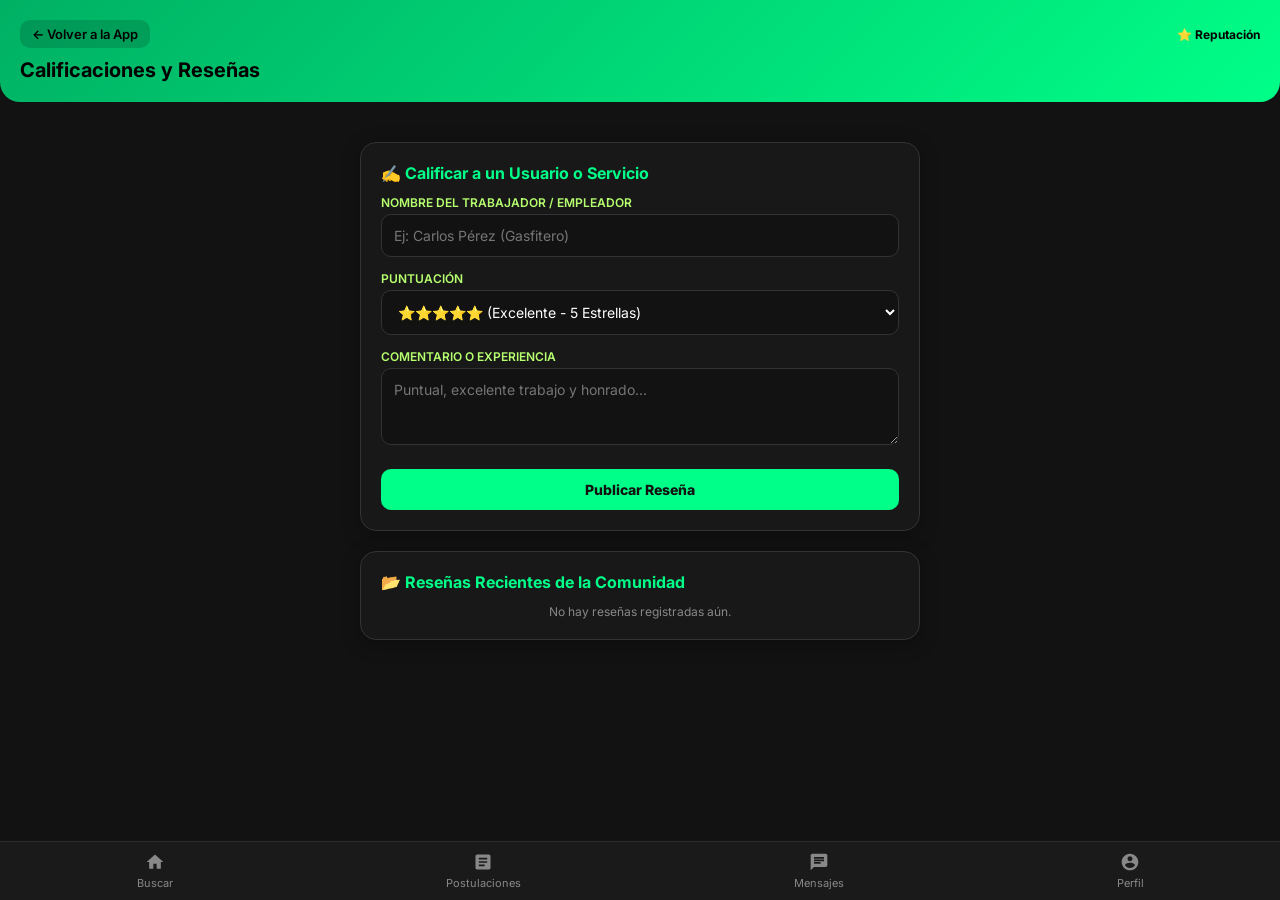
<file: calificaciones.html>
<!DOCTYPE html>
<html lang="es">
<head>
    <meta charset="UTF-8">
    <meta name="viewport" content="width=device-width, initial-scale=1.0">
    <title>Calificaciones y Reputación - Chamba Express</title>
    <link href="https://fonts.googleapis.com/css2?family=Inter:wght@400;500;600;700;800&display=swap" rel="stylesheet">
    <style>
        * { box-sizing: border-box; margin: 0; padding: 0; font-family: 'Inter', sans-serif; }
        body { background-color: #121212; color: #ffffff; padding-bottom: 90px; }
        
        .header {
            background: linear-gradient(135deg, #00b064 0%, #00ff88 100%);
            color: #000; padding: 20px;
            border-bottom-left-radius: 20px; border-bottom-right-radius: 20px;
        }
        .header-top { display: flex; justify-content: space-between; align-items: center; margin-bottom: 10px; }
        .back-btn { background: rgba(0,0,0,0.15); border: none; color: #000; font-weight: 600; padding: 6px 12px; border-radius: 10px; text-decoration: none; font-size: 13px; }
        
        .container { padding: 20px; max-width: 600px; margin: 0 auto; }
        
        .card {
            background: #181818; border: 1px solid #333; border-radius: 16px; padding: 20px; margin-bottom: 20px;
            box-shadow: 0 4px 20px rgba(0,0,0,0.3);
        }
        .card h3 { font-size: 16px; font-weight: 700; color: #00ff88; margin-bottom: 12px; }
        
        .form-group { margin-bottom: 14px; }
        .form-group label { display: block; font-size: 12px; color: #b6ff6e; margin-bottom: 4px; font-weight: 600; text-transform: uppercase; }
        .input-box, textarea, select {
            width: 100%; background: #121212; border: 1px solid #333; color: #fff; padding: 12px; border-radius: 10px; font-size: 14px; outline: none;
        }
        .input-box:focus, textarea:focus, select:focus { border-color: #00ff88; }
        
        .btn-action {
            background: #00ff88; color: #121212; font-weight: 800; border: none; width: 100%; padding: 12px; border-radius: 10px; font-size: 14px; cursor: pointer; margin-top: 6px;
        }

        .review-item { background: #1a1a1a; border: 1px solid #333; border-radius: 12px; padding: 14px; margin-bottom: 10px; }
        .review-header { display: flex; justify-content: space-between; align-items: center; margin-bottom: 6px; }
        .review-author { font-size: 14px; font-weight: 700; color: #fff; }
        .review-stars { color: #ffc107; font-size: 14px; }
        .review-desc { font-size: 12px; color: #bbb; margin-bottom: 6px; }
        .review-date { font-size: 10px; color: #888; }

        .nav-bar { position: fixed; bottom: 0; left: 0; width: 100%; background: #1a1a1a; border-top: 1px solid #2a2a2a; display: flex; justify-content: space-around; padding: 10px 0; z-index: 100; }
        .nav-item { text-align: center; color: #888; text-decoration: none; font-size: 11px; display: flex; flex-direction: column; align-items: center; gap: 4px; }
        .nav-item.active { color: #00ff88; }
        .nav-item svg { width: 20px; height: 20px; fill: currentColor; }
    </style>
</head>
<body>

    <div class="header">
        <div class="header-top">
            <a href="index.html" class="back-btn">← Volver a la App</a>
            <span style="font-size: 12px; font-weight: 700;">⭐ Reputación</span>
        </div>
        <h1 style="font-size: 20px;">Calificaciones y Reseñas</h1>
    </div>

    <div class="container" style="margin-top: 20px;">
        <!-- Dejar Reseña -->
        <div class="card">
            <h3>✍️ Calificar a un Usuario o Servicio</h3>
            <div class="form-group">
                <label>Nombre del Trabajador / Empleador</label>
                <input type="text" id="nombreCalificado" class="input-box" placeholder="Ej: Carlos Pérez (Gasfitero)">
            </div>
            <div class="form-group">
                <label>Puntuación</label>
                <select id="estrellasCalificacion" class="input-box">
                    <option value="⭐⭐⭐⭐⭐">⭐⭐⭐⭐⭐ (Excelente - 5 Estrellas)</option>
                    <option value="⭐⭐⭐⭐">⭐⭐⭐⭐ (Muy Bueno - 4 Estrellas)</option>
                    <option value="⭐⭐⭐">⭐⭐⭐ (Regular - 3 Estrellas)</option>
                    <option value="⭐⭐">⭐⭐ (Malo - 2 Estrellas)</option>
                    <option value="⭐">⭐ (Pésimo - 1 Estrella)</option>
                </select>
            </div>
            <div class="form-group">
                <label>Comentario o Experiencia</label>
                <textarea id="comentarioCalificacion" rows="3" class="input-box" placeholder="Puntual, excelente trabajo y honrado..."></textarea>
            </div>
            <button class="btn-action" onclick="enviarCalificacion()">Publicar Reseña</button>
        </div>

        <!-- Lista de Reseñas -->
        <div class="card">
            <h3>📂 Reseñas Recientes de la Comunidad</h3>
            <div id="listaCalificaciones"></div>
        </div>
    </div>

    <!-- Navegación -->
    <nav class="nav-bar">
        <a href="index.html" class="nav-item"><svg viewBox="0 0 24 24"><path d="M10 20v-6h4v6h5v-8h3L12 3 2 12h3v8z"/></svg>Buscar</a>
        <a href="index.html" class="nav-item"><svg viewBox="0 0 24 24"><path d="M19 3H5c-1.1 0-2 .9-2 2v14c0 1.1.9 2 2 2h14c1.1 0 2-.9 2-2V5c0-1.1-.9-2-2-2zm-5 14H7v-2h7v2zm3-4H7v-2h10v2zm0-4H7V7h10v2z"/></svg>Postulaciones</a>
        <a href="mensajes.html" class="nav-item"><svg viewBox="0 0 24 24"><path d="M20 2H4c-1.1 0-1.99.9-1.99 2L2 22l4-4h14c1.1 0 2-.9 2-2V4c0-1.1-.9-2-2-2zM6 9h12v2H6V9zm8 5H6v-2h8v2zm4-6H6V6h12v2z"/></svg>Mensajes</a>
        <a href="perfil.html" class="nav-item"><svg viewBox="0 0 24 24"><path d="M12 2C6.48 2 2 6.48 2 12s4.48 10 10 10 10-4.48 10-10S17.52 2 12 2zm0 3c1.66 0 3 1.34 3 3s-1.34 3-3 3-3-1.34-3-3 1.34-3 3-3zm0 14.2c-2.5 0-4.71-1.28-6-3.22.03-1.99 4-3.08 6-3.08 1.99 0 5.97 1.09 6 3.08-1.29 1.94-3.5 3.22-6 3.22z"/></svg>Perfil</a>
    </nav>

    <script>
        function enviarCalificacion() {
            const nombre = document.getElementById('nombreCalificado').value.trim();
            const estrellas = document.getElementById('estrellasCalificacion').value;
            const comentario = document.getElementById('comentarioCalificacion').value.trim();
            const autor = localStorage.getItem('nombre') || 'Usuario de la App';

            if(!nombre || !comentario) {
                alert('Por favor completa todos los campos.');
                return;
            }

            let calificaciones = JSON.parse(localStorage.getItem('calificaciones_db')) || [];
            const nuevaReseña = {
                id: Date.now(),
                nombre: nombre,
                estrellas: estrellas,
                comentario: comentario,
                autor: autor,
                fecha: new Date().toLocaleDateString()
            };

            calificaciones.unshift(nuevaReseña);
            localStorage.setItem('calificaciones_db', JSON.stringify(calificaciones));

            document.getElementById('nombreCalificado').value = '';
            document.getElementById('comentarioCalificacion').value = '';

            alert('¡Reseña publicada con éxito!');
            cargarCalificaciones();
        }

        function cargarCalificaciones() {
            let calificaciones = JSON.parse(localStorage.getItem('calificaciones_db')) || [];
            let html = '';

            if(calificaciones.length === 0) {
                html = '<p style="color:#888; font-size:12px; text-align:center;">No hay reseñas registradas aún.</p>';
            } else {
                calificaciones.forEach(r => {
                    html += `
                        <div class="review-item">
                            <div class="review-header">
                                <span class="review-author">👤 ${r.nombre}</span>
                                <span class="review-stars">${r.estrellas}</span>
                            </div>
                            <div class="review-desc">"${r.comentario}"</div>
                            <div class="review-header" style="margin-bottom:0;">
                                <span class="review-date">Por: ${r.autor}</span>
                                <span class="review-date">${r.fecha}</span>
                            </div>
                        </div>
                    `;
                });
            }
            document.getElementById('listaCalificaciones').innerHTML = html;
        }

        cargarCalificaciones();
    </script>
</body>
</html>
</file>
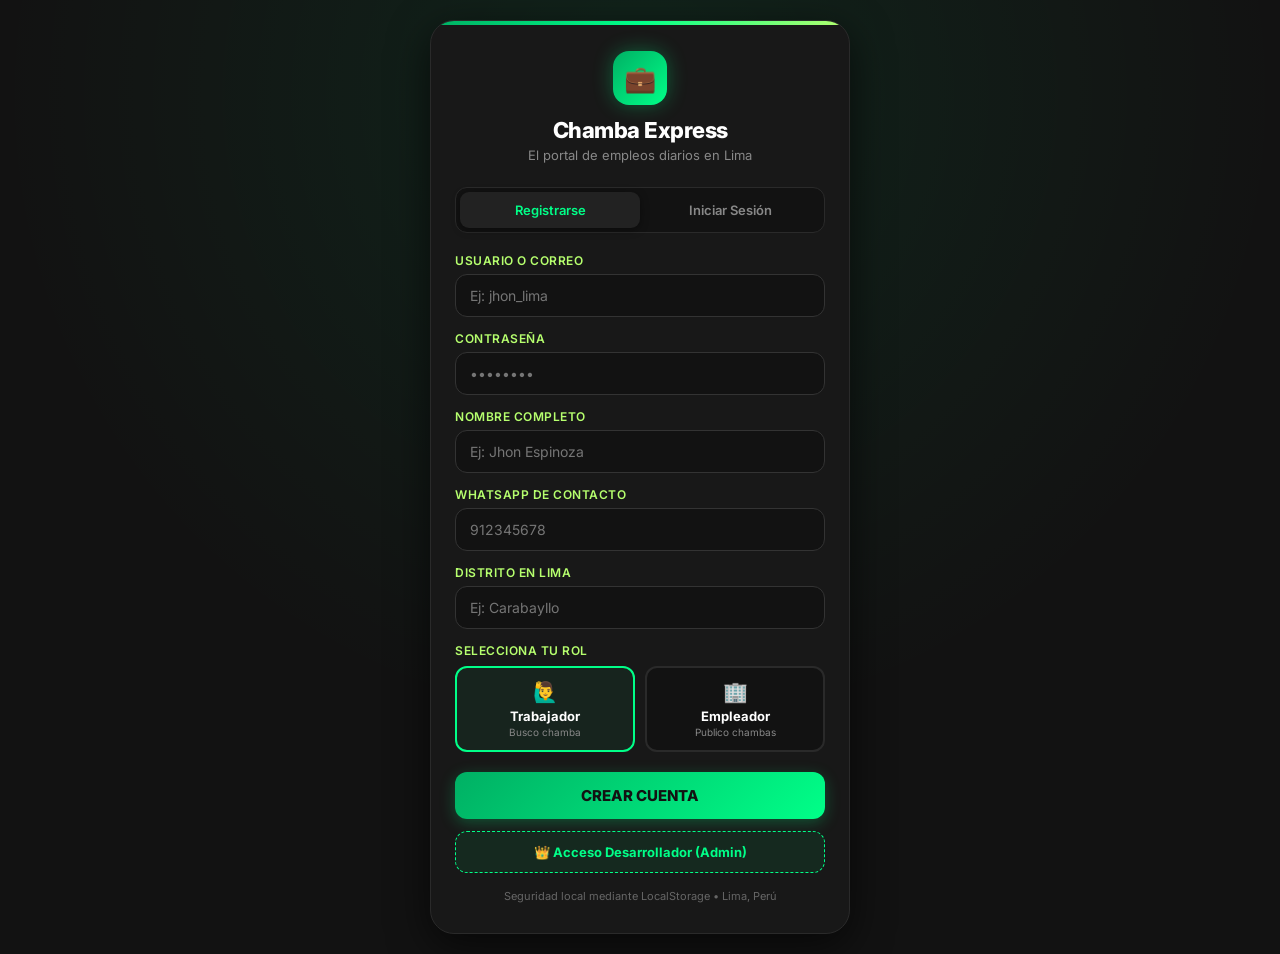
<file: login.html>
<!DOCTYPE html>
<html lang="es">
<head>
    <meta charset="UTF-8">
    <meta name="viewport" content="width=device-width, initial-scale=1.0">
    <title>Acceso - Chamba Express Lima</title>
    <link href="https://fonts.googleapis.com/css2?family=Inter:wght@400;500;600;700;800&display=swap" rel="stylesheet">
    <style>
        * { box-sizing: border-box; margin: 0; padding: 0; font-family: 'Inter', sans-serif; }
        body {
            background-color: #121212;
            color: #ffffff;
            min-height: 100vh;
            display: flex;
            flex-direction: column;
            justify-content: center;
            align-items: center;
            padding: 20px;
            background-image: radial-gradient(circle at 50% 10%, rgba(0, 255, 136, 0.08) 0%, transparent 60%);
        }
        .login-container {
            width: 100%;
            max-width: 420px;
            background: #181818;
            border: 1px solid #2a2a2a;
            border-radius: 24px;
            padding: 30px 24px;
            box-shadow: 0 12px 40px rgba(0, 0, 0, 0.6);
            position: relative;
            overflow: hidden;
        }
        .login-container::before {
            content: '';
            position: absolute;
            top: 0; left: 0; width: 100%; height: 4px;
            background: linear-gradient(90deg, #00b064, #00ff88, #b6ff6e);
        }
        .brand-header {
            text-align: center;
            margin-bottom: 24px;
        }
        .brand-logo {
            width: 54px; height: 54px;
            background: linear-gradient(135deg, #00b064, #00ff88);
            border-radius: 16px;
            display: flex; align-items: center; justify-content: center;
            margin: 0 auto 12px auto;
            font-size: 26px;
            box-shadow: 0 0 20px rgba(0, 255, 136, 0.3);
        }
        .brand-header h1 {
            font-size: 22px; font-weight: 800; color: #fff; letter-spacing: -0.5px;
        }
        .brand-header p {
            font-size: 13px; color: #888; margin-top: 4px;
        }

        /* Pestañas de modo (Registrarse / Iniciar Sesión) */
        .tab-toggle {
            display: flex;
            background: #121212;
            border-radius: 12px;
            padding: 4px;
            margin-bottom: 20px;
            border: 1px solid #2a2a2a;
        }
        .tab-btn {
            flex: 1;
            background: transparent;
            border: none;
            color: #888;
            padding: 10px;
            font-size: 13px;
            font-weight: 600;
            border-radius: 9px;
            cursor: pointer;
            transition: all 0.2s;
        }
        .tab-btn.active {
            background: #222;
            color: #00ff88;
            box-shadow: 0 2px 8px rgba(0,0,0,0.4);
        }

        .form-group {
            margin-bottom: 14px;
        }
        .form-group label {
            display: block; font-size: 12px; font-weight: 600; color: #b6ff6e; margin-bottom: 6px;
            text-transform: uppercase; letter-spacing: 0.5px;
        }
        .input-box {
            width: 100%;
            background: #121212;
            border: 1px solid #333;
            color: #fff;
            padding: 12px 14px;
            border-radius: 12px;
            font-size: 14px;
            outline: none;
            transition: border-color 0.2s;
        }
        .input-box:focus {
            border-color: #00ff88;
        }

        /* Selección de Roles Estilizada */
        .roles-label {
            font-size: 12px; font-weight: 600; color: #b6ff6e; margin-bottom: 8px;
            text-transform: uppercase; letter-spacing: 0.5px; display: block;
        }
        .roles-grid {
            display: grid;
            grid-template-columns: 1fr 1fr;
            gap: 10px;
            margin-bottom: 20px;
        }
        .role-card {
            background: #121212;
            border: 2px solid #2a2a2a;
            border-radius: 12px;
            padding: 12px;
            text-align: center;
            cursor: pointer;
            transition: all 0.2s;
        }
        .role-card input[type="radio"] {
            display: none;
        }
        .role-card.selected {
            border-color: #00ff88;
            background: rgba(0, 255, 136, 0.05);
        }
        .role-icon {
            font-size: 20px;
            margin-bottom: 4px;
        }
        .role-title {
            font-size: 13px;
            font-weight: 700;
            color: #fff;
        }
        .role-desc {
            font-size: 10px;
            color: #888;
            margin-top: 2px;
        }

        .btn-submit {
            background: linear-gradient(135deg, #00b064, #00ff88);
            color: #121212;
            font-weight: 800;
            border: none;
            width: 100%;
            padding: 14px;
            border-radius: 12px;
            font-size: 15px;
            cursor: pointer;
            box-shadow: 0 4px 15px rgba(0, 255, 136, 0.25);
            transition: transform 0.1s;
        }
        .btn-submit:active {
            transform: scale(0.98);
        }

        /* BOTÓN EXCLUSIVO DE DESARROLLADOR */
        .btn-dev {
            background: #15291f;
            color: #00ff88;
            font-weight: 700;
            border: 1px dashed #00ff88;
            width: 100%;
            padding: 12px;
            border-radius: 12px;
            font-size: 13px;
            cursor: pointer;
            margin-top: 12px;
            transition: 0.2s;
        }
        .btn-dev:hover {
            background: #1e3b2c;
        }

        .footer-note {
            text-align: center;
            font-size: 11px;
            color: #666;
            margin-top: 16px;
        }
    </style>
</head>
<body>

    <div class="login-container">
        <div class="brand-header">
            <div class="brand-logo">💼</div>
            <h1>Chamba Express</h1>
            <p>El portal de empleos diarios en Lima</p>
        </div>

        <!-- Pestañas -->
        <div class="tab-toggle">
            <button type="button" class="tab-btn active" id="btnTabRegistro" onclick="cambiarModo('registro')">Registrarse</button>
            <button type="button" class="tab-btn" id="btnTabLogin" onclick="cambiarModo('login')">Iniciar Sesión</button>
        </div>

        <!-- Formulario -->
        <form id="authForm" onsubmit="procesarAcceso(event)">
            
            <div class="form-group">
                <label>Usuario o Correo</label>
                <input type="text" id="username" class="input-box" placeholder="Ej: jhon_lima" required>
            </div>

            <div class="form-group">
                <label>Contraseña</label>
                <input type="password" id="password" class="input-box" placeholder="••••••••" required>
            </div>

            <!-- Campos adicionales solo para Registro -->
            <div id="camposRegistro">
                <div class="form-group">
                    <label>Nombre Completo</label>
                    <input type="text" id="nombreCompleto" class="input-box" placeholder="Ej: Jhon Espinoza">
                </div>
                <div class="form-group">
                    <label>WhatsApp de Contacto</label>
                    <input type="tel" id="whatsapp" class="input-box" placeholder="912345678">
                </div>
                <div class="form-group">
                    <label>Distrito en Lima</label>
                    <input type="text" id="distrito" class="input-box" placeholder="Ej: Carabayllo">
                </div>

                <span class="roles-label">Selecciona tu Rol</span>
                <div class="roles-grid">
                    <label class="role-card selected" id="cardTrabajador" onclick="seleccionarRol('trabajador')">
                        <input type="radio" name="rol" value="trabajador" checked>
                        <div class="role-icon">🙋‍♂️</div>
                        <div class="role-title">Trabajador</div>
                        <div class="role-desc">Busco chamba</div>
                    </label>
                    <label class="role-card" id="cardEmpleador" onclick="seleccionarRol('empleador')">
                        <input type="radio" name="rol" value="empleador">
                        <div class="role-icon">🏢</div>
                        <div class="role-title">Empleador</div>
                        <div class="role-desc">Publico chambas</div>
                    </label>
                </div>
            </div>

            <button type="submit" class="btn-submit" id="submitBtnText">CREAR CUENTA</button>
        </form>

        <!-- ACCESO DIRECTO PARA EL DESARROLLADOR -->
        <button type="button" class="btn-dev" onclick="accesoDesarrollador()">👑 Acceso Desarrollador (Admin)</button>

        <div class="footer-note">Seguridad local mediante LocalStorage • Lima, Perú</div>
    </div>

    <script>
        let modoActual = 'registro'; // 'registro' o 'login'

        function cambiarModo(modo) {
            modoActual = modo;
            const camposReg = document.getElementById('camposRegistro');
            const btnReg = document.getElementById('btnTabRegistro');
            const btnLog = document.getElementById('btnTabLogin');
            const submitBtn = document.getElementById('submitBtnText');

            if(modo === 'registro') {
                btnReg.classList.add('active');
                btnLog.classList.remove('active');
                camposReg.style.display = 'block';
                submitBtn.innerText = 'CREAR CUENTA';
                document.getElementById('username').required = true;
                document.getElementById('password').required = true;
                document.getElementById('nombreCompleto').required = true;
                document.getElementById('whatsapp').required = true;
                document.getElementById('distrito').required = true;
            } else {
                btnLog.classList.add('active');
                btnReg.classList.remove('active');
                camposReg.style.display = 'none';
                submitBtn.innerText = 'INGRESAR A LA APP';
                document.getElementById('nombreCompleto').required = false;
                document.getElementById('whatsapp').required = false;
                document.getElementById('distrito').required = false;
            }
        }

        function seleccionarRol(rol) {
            const cardT = document.getElementById('cardTrabajador');
            const cardE = document.getElementById('cardEmpleador');
            
            if(rol === 'trabajador') {
                cardT.classList.add('selected');
                cardE.classList.remove('selected');
                cardT.querySelector('input').checked = true;
            } else {
                cardE.classList.add('selected');
                cardT.classList.remove('selected');
                cardE.querySelector('input').checked = true;
            }
        }

        // ACCESO DIRECTO PARA EL DESARROLLADOR
        function accesoDesarrollador() {
            const adminConfig = JSON.parse(localStorage.getItem('admin_master_config')) || { nombre: 'Jhon', pass: '1234' };
            localStorage.setItem('usuario_activo', adminConfig.nombre);
            localStorage.setItem('nombre', adminConfig.nombre);
            localStorage.setItem('whatsapp', '900000000');
            localStorage.setItem('distrito', 'Carabayllo, Lima');
            localStorage.setItem('rol', 'Administrador Master');
            alert('👑 ¡Acceso concedido como Administrador Master!');
            location.href = 'perfil.html';
        }

        function procesarAcceso(e) {
            e.preventDefault();
            const user = document.getElementById('username').value.trim();
            const pass = document.getElementById('password').value.trim();

            let usuariosRegistrados = JSON.parse(localStorage.getItem('usuarios_db')) || [];

            if(modoActual === 'registro') {
                // Verificar si ya existe el usuario
                if(usuariosRegistrados.some(u => u.username === user)) {
                    alert('⚠️ Este usuario ya existe. Elige otro o inicia sesión.');
                    return;
                }

                const nombre = document.getElementById('nombreCompleto').value.trim();
                const whatsapp = document.getElementById('whatsapp').value.trim();
                const distrito = document.getElementById('distrito').value.trim();
                const rol = document.querySelector('input[name="rol"]:checked').value;

                const nuevoUsuario = { username: user, password: pass, nombre, whatsapp, distrito, rol };
                usuariosRegistrados.push(nuevoUsuario);
                localStorage.setItem('usuarios_db', JSON.stringify(usuariosRegistrados));

                // Guardar sesión activa actual
                localStorage.setItem('usuario_activo', user);
                localStorage.setItem('nombre', nombre);
                localStorage.setItem('whatsapp', whatsapp);
                localStorage.setItem('distrito', distrito);
                localStorage.setItem('rol', rol);

                // Si es trabajador, inicializar su calificación si no existe
                if(rol === 'trabajador' && !localStorage.getItem(`califs_${nombre}`)) {
                    const datosCalif = {
                        promedio: 5.0,
                        total: 1,
                        comentarios: [
                            { autor: "Sistema Chamba Express", estrellas: 5, texto: "¡Cuenta creada con éxito! Bienvenido a la plataforma." }
                        ]
                    };
                    localStorage.setItem(`califs_${nombre}`, JSON.stringify(datosCalif));
                }

                alert('¡Cuenta creada con éxito! Bienvenido a Chamba Express.');
                location.href = 'index.html';

            } else {
                // Validación Dinámica del Administrador Master
                const adminConfig = JSON.parse(localStorage.getItem('admin_master_config')) || { nombre: 'Jhon', pass: '1234' };
                if(user.toLowerCase() === adminConfig.nombre.toLowerCase()) {
                    localStorage.setItem('usuario_activo', adminConfig.nombre);
                    localStorage.setItem('nombre', adminConfig.nombre);
                    localStorage.setItem('whatsapp', '900000000');
                    localStorage.setItem('distrito', 'Carabayllo, Lima');
                    localStorage.setItem('rol', 'Administrador Master');
                    alert('👑 ¡Bienvenido, Administrador Master!');
                    location.href = 'perfil.html';
                    return;
                }

                // Modo Login Normal
                const encontrado = usuariosRegistrados.find(u => u.username === user && u.password === pass);
                
                if(!encontrado) {
                    alert('❌ Usuario o contraseña incorrectos. Verifica tus datos o regístrate.');
                    return;
                }

                // Cargar datos a la sesión activa
                localStorage.setItem('usuario_activo', encontrado.username);
                localStorage.setItem('nombre', encontrado.nombre);
                localStorage.setItem('whatsapp', encontrado.whatsapp);
                localStorage.setItem('distrito', encontrado.distrito);
                localStorage.setItem('rol', encontrado.rol);

                alert(`¡Bienvenido de nuevo, ${encontrado.nombre}!`);
                location.href = 'index.html';
            }
        }
    </script>
</body>
</html>
</file>
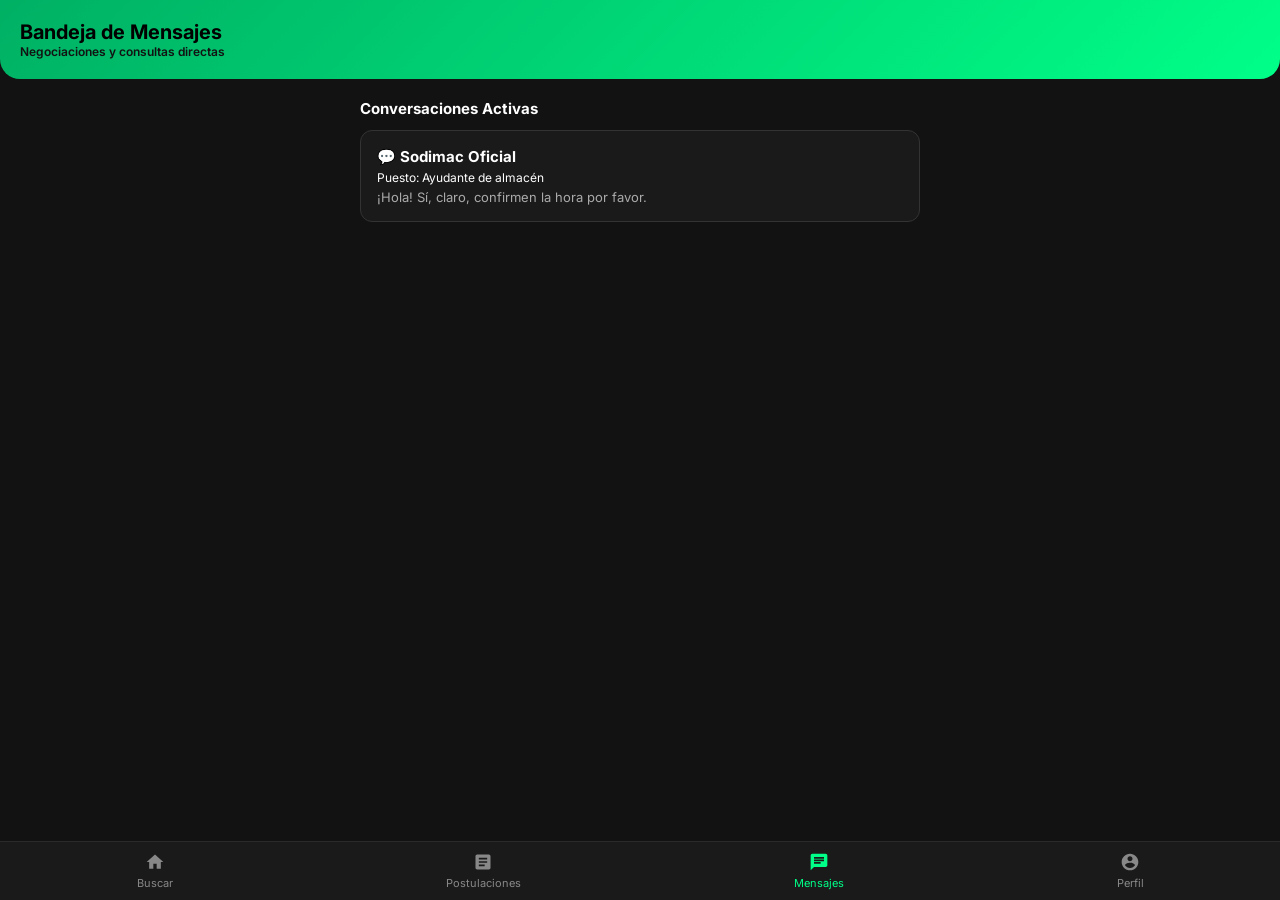
<file: mensajes.html>
<!DOCTYPE html>
<html lang="es">
<head>
    <meta charset="UTF-8">
    <meta name="viewport" content="width=device-width, initial-scale=1.0">
    <title>Mensajes - Chamba Express Lima</title>
    <link href="https://fonts.googleapis.com/css2?family=Inter:wght@400;500;600;700&display=swap" rel="stylesheet">
    <style>
        * { box-sizing: border-box; margin: 0; padding: 0; font-family: 'Inter', sans-serif; }
        body { background-color: #121212; color: #ffffff; padding-bottom: 90px; }
        .header {
            background: linear-gradient(135deg, #00b064 0%, #00ff88 100%);
            color: #000; padding: 20px;
            border-bottom-left-radius: 20px; border-bottom-right-radius: 20px;
        }
        .container { padding: 20px; max-width: 600px; margin: 0 auto; }
        .chat-list { display: flex; flex-direction: column; gap: 12px; margin-top: 10px; }
        .chat-card {
            background: #1a1a1a; border: 1px solid #333; border-radius: 12px; padding: 16px;
            display: flex; justify-content: space-between; align-items: center; cursor: pointer;
            transition: border-color 0.2s;
        }
        .chat-card:hover { border-color: #00ff88; }
        .chat-info h3 { font-size: 15px; color: #fff; margin-bottom: 4px; }
        .chat-info p { font-size: 13px; color: #b6ff6e; }
        .chat-time { font-size: 11px; color: #888; }
        
        /* Contenedor del Chat Activo */
        .chat-box-container { display: none; margin-top: 10px; }
        .messages-screen {
            background: #1a1a1a; border: 1px solid #333; border-radius: 12px; height: 350px;
            overflow-y: auto; padding: 16px; display: flex; flex-direction: column; gap: 10px; margin-bottom: 12px;
        }
        .msg { max-width: 80%; padding: 10px 14px; border-radius: 10px; font-size: 13px; line-height: 1.4; }
        .msg.sent { background: #00ff88; color: #121212; align-self: flex-end; font-weight: 500; }
        .msg.received { background: #2a2a2a; color: #fff; align-self: flex-start; border: 1px solid #444; }
        .chat-input-area { display: flex; gap: 8px; }
        .chat-input-area input {
            flex: 1; background: #1a1a1a; border: 1px solid #333; color: #fff; padding: 12px; border-radius: 10px; outline: none;
        }
        .chat-input-area input:focus { border-color: #00ff88; }
        .btn-send { background: #00ff88; color: #121212; border: none; padding: 0 16px; border-radius: 10px; font-weight: 700; cursor: pointer; }
        .btn-back-chat { background: transparent; border: none; color: #00ff88; font-size: 14px; cursor: pointer; margin-bottom: 10px; font-weight: 600; }

        .nav-bar { position: fixed; bottom: 0; left: 0; width: 100%; background: #1a1a1a; border-top: 1px solid #2a2a2a; display: flex; justify-content: space-around; padding: 10px 0; z-index: 100; }
        .nav-item { text-align: center; color: #888; text-decoration: none; font-size: 11px; display: flex; flex-direction: column; align-items: center; gap: 4px; }
        .nav-item.active { color: #00ff88; }
        .nav-item svg { width: 20px; height: 20px; fill: currentColor; }
    </style>
</head>
<body>
    <div class="header">
        <h1 style="font-size: 20px;">Bandeja de Mensajes</h1>
        <p style="font-size: 12px; color: #121212; font-weight: 600;">Negociaciones y consultas directas</p>
    </div>

    <div class="container">
        <!-- Lista de Chats -->
        <div id="listaConversacionesView">
            <div style="font-size: 15px; font-weight: 700; margin-bottom: 12px;">Conversaciones Activas</div>
            <div class="chat-list" id="chatListContainer">
                <!-- Se llena por JS -->
            </div>
        </div>

        <!-- Pantalla de Chat Individual (Oculta por defecto) -->
        <div class="chat-box-container" id="chatBoxView">
            <button class="btn-back-chat" onclick="cerrarChat()">← Volver a la lista</button>
            <div style="font-size: 14px; font-weight: 700; margin-bottom: 8px; color: #00ff88;" id="chatTitleHeader">Chat sobre Chamba</div>
            <div class="messages-screen" id="messagesScreen">
                <!-- Mensajes -->
            </div>
            <div class="chat-input-area">
                <input type="text" id="inputMensaje" placeholder="Escribe un mensaje..." onkeypress="if(event.key === 'Enter') enviarMensaje()">
                <button class="btn-send" onclick="enviarMensaje()">Enviar</button>
            </div>
        </div>
    </div>

    <!-- Navegación -->
    <nav class="nav-bar">
        <a href="index.html" class="nav-item"><svg viewBox="0 0 24 24"><path d="M10 20v-6h4v6h5v-8h3L12 3 2 12h3v8z"/></svg>Buscar</a>
        <a href="index.html" class="nav-item"><svg viewBox="0 0 24 24"><path d="M19 3H5c-1.1 0-2 .9-2 2v14c0 1.1.9 2 2 2h14c1.1 0 2-.9 2-2V5c0-1.1-.9-2-2-2zm-5 14H7v-2h7v2zm3-4H7v-2h10v2zm0-4H7V7h10v2z"/></svg>Postulaciones</a>
        <a href="mensajes.html" class="nav-item active"><svg viewBox="0 0 24 24"><path d="M20 2H4c-1.1 0-1.99.9-1.99 2L2 22l4-4h14c1.1 0 2-.9 2-2V4c0-1.1-.9-2-2-2zM6 9h12v2H6V9zm8 5H6v-2h8v2zm4-6H6V6h12v2z"/></svg>Mensajes</a>
        <a href="perfil.html" class="nav-item"><svg viewBox="0 0 24 24"><path d="M12 2C6.48 2 2 6.48 2 12s4.48 10 10 10 10-4.48 10-10S17.52 2 12 2zm0 3c1.66 0 3 1.34 3 3s-1.34 3-3 3-3-1.34-3-3 1.34-3 3-3zm0 14.2c-2.5 0-4.71-1.28-6-3.22.03-1.99 4-3.08 6-3.08 1.99 0 5.97 1.09 6 3.08-1.29 1.94-3.5 3.22-6 3.22z"/></svg>Perfil</a>
    </nav>

    <script>
        const usuarioActual = localStorage.getItem('nombre') || 'Usuario';
        let chatIdActivo = null;

        function cargarChats() {
            let chats = JSON.parse(localStorage.getItem('chats')) || [];
            const contenedor = document.getElementById('chatListContainer');

            if(chats.length === 0) {
                // Crear un chat de ejemplo inicial si está vacío para que se vea operativo de inmediato
                chats = [{
                    id: 1,
                    empleador: "Sodimac Oficial",
                    trabajador: usuarioActual,
                    titulo: "Ayudante de almacén",
                    mensajes: [
                        { remitente: "Sodimac Oficial", texto: "Hola, vi tu perfil en Chamba Express. ¿Estás disponible mañana?" },
                        { remitente: usuarioActual, texto: "¡Hola! Sí, claro, confirmen la hora por favor." }
                    ]
                }];
                localStorage.setItem('chats', JSON.stringify(chats));
            }

            let html = '';
            chats.forEach(chat => {
                let ultimoMsg = chat.mensajes[chat.mensajes.length - 1] ? chat.mensajes[chat.mensajes.length - 1].texto : 'Sin mensajes';
                html += `
                    <div class="chat-card" onclick="abrirChat(${chat.id})">
                        <div class="chat-info">
                            <h3>💬 ${chat.empleador}</h3>
                            <p style="font-size:12px; color:#fff;">Puesto: ${chat.titulo}</p>
                            <p style="font-size:13px; color:#aaa; margin-top:4px;">${ultimoMsg}</p>
                        </div>
                    </div>
                `;
            });
            contenedor.innerHTML = html;
        }

        function abrirChat(id) {
            chatIdActivo = id;
            document.getElementById('listaConversacionesView').style.display = 'none';
            document.getElementById('chatBoxView').style.display = 'block';
            renderizarMensajes();
        }

        function cerrarChat() {
            chatIdActivo = null;
            document.getElementById('chatBoxView').style.display = 'none';
            document.getElementById('listaConversacionesView').style.display = 'block';
            cargarChats();
        }

        function renderizarMensajes() {
            let chats = JSON.parse(localStorage.getItem('chats')) || [];
            let chat = chats.find(c => c.id === chatIdActivo);
            if(!chat) return;

            document.getElementById('chatTitleHeader').innerText = `Chat con ${chat.empleador} (${chat.titulo})`;
            const screen = document.getElementById('messagesScreen');

            let html = '';
            chat.mensajes.forEach(m => {
                let tipo = m.remitente === usuarioActual ? 'sent' : 'received';
                html += `<div class="msg ${tipo}"><b>${m.remitente}:</b><br>${m.texto}</div>`;
            });
            screen.innerHTML = html;
            screen.scrollTop = screen.scrollHeight;
        }

        function enviarMensaje() {
            const input = document.getElementById('inputMensaje');
            const texto = input.value.trim();
            if(!texto) return;

            let chats = JSON.parse(localStorage.getItem('chats')) || [];
            let chat = chats.find(c => c.id === chatIdActivo);
            if(chat) {
                chat.mensajes.push({ remitente: usuarioActual, texto: texto });
                localStorage.setItem('chats', JSON.stringify(chats));
                input.value = '';
                renderizarMensajes();
            }
        }

        cargarChats();
    </script>
</body>
</html>
</file>
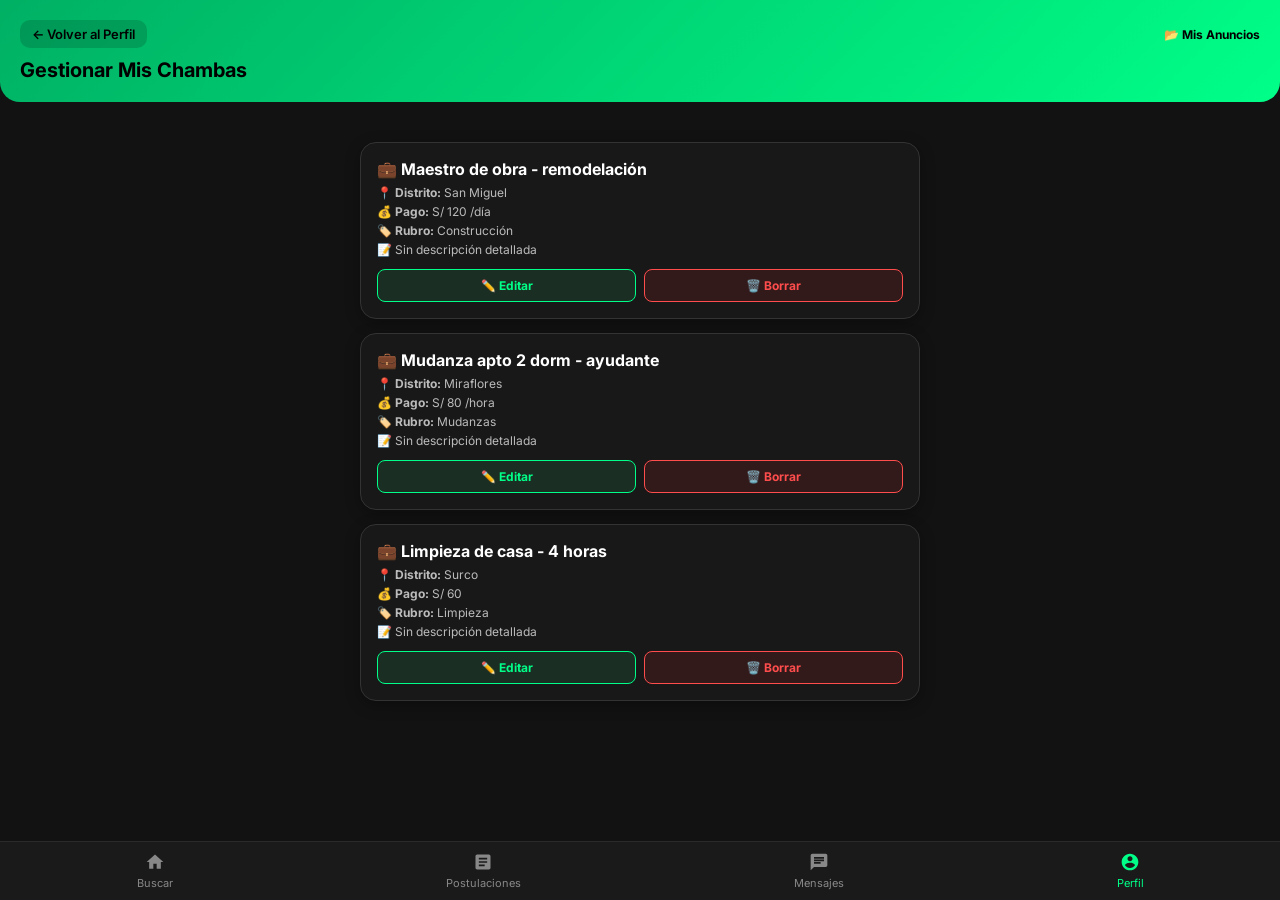
<file: mis_anuncios.html>
<!DOCTYPE html>
<html lang="es">
<head>
    <meta charset="UTF-8">
    <meta name="viewport" content="width=device-width, initial-scale=1.0">
    <title>Mis Anuncios - Chamba Express PRO</title>
    <link href="https://fonts.googleapis.com/css2?family=Inter:wght@400;500;600;700;800&display=swap" rel="stylesheet">
    <style>
        * { box-sizing: border-box; margin: 0; padding: 0; font-family: 'Inter', sans-serif; }
        body { background-color: #121212; color: #ffffff; padding-bottom: 90px; }
        
        .header {
            background: linear-gradient(135deg, #00b064 0%, #00ff88 100%);
            color: #000; padding: 20px;
            border-bottom-left-radius: 20px; border-bottom-right-radius: 20px;
        }
        .header-top { display: flex; justify-content: space-between; align-items: center; margin-bottom: 10px; }
        .back-btn { background: rgba(0,0,0,0.15); border: none; color: #000; font-weight: 600; padding: 6px 12px; border-radius: 10px; text-decoration: none; font-size: 13px; }
        
        .container { padding: 20px; max-width: 600px; margin: 0 auto; }
        
        .chamba-card {
            background: #181818; border: 1px solid #333; border-radius: 16px; padding: 16px; margin-bottom: 14px;
            box-shadow: 0 4px 15px rgba(0,0,0,0.3);
        }
        .chamba-title { font-size: 16px; font-weight: 700; color: #fff; margin-bottom: 6px; }
        .chamba-info { font-size: 12px; color: #bbb; margin-bottom: 12px; display: flex; flex-direction: column; gap: 4px; }
        
        .btn-group { display: flex; gap: 8px; }
        .btn-edit { background: #1a2e23; color: #00ff88; border: 1px solid #00ff88; font-weight: 700; padding: 8px 12px; border-radius: 8px; font-size: 12px; cursor: pointer; flex: 1; text-align: center; }
        .btn-delete { background: #331a1a; color: #ff4d4d; border: 1px solid #ff4d4d; font-weight: 700; padding: 8px 12px; border-radius: 8px; font-size: 12px; cursor: pointer; flex: 1; text-align: center; }

        .modal {
            display: none; position: fixed; top: 0; left: 0; width: 100%; height: 100%; background: rgba(0,0,0,0.85);
            justify-content: center; align-items: center; padding: 20px; z-index: 200;
        }
        .modal-content { background: #181818; border: 1px solid #00ff88; border-radius: 16px; padding: 20px; width: 100%; max-width: 450px; box-shadow: 0 8px 30px rgba(0,255,136,0.2); }
        .form-group { margin-bottom: 12px; }
        .form-group label { display: block; font-size: 12px; color: #b6ff6e; margin-bottom: 4px; font-weight: 600; text-transform: uppercase; }
        .input-box, textarea {
            width: 100%; background: #121212; border: 1px solid #333; color: #fff; padding: 10px; border-radius: 8px; font-size: 13px; outline: none;
        }
        .input-box:focus, textarea:focus { border-color: #00ff88; }
        .btn-action { background: #00ff88; color: #121212; font-weight: 800; border: none; width: 100%; padding: 12px; border-radius: 8px; font-size: 13px; cursor: pointer; margin-top: 6px; }
        .btn-cancel { background: #333; color: #fff; border: none; width: 100%; padding: 10px; border-radius: 8px; font-size: 13px; cursor: pointer; margin-top: 6px; }

        .nav-bar { position: fixed; bottom: 0; left: 0; width: 100%; background: #1a1a1a; border-top: 1px solid #2a2a2a; display: flex; justify-content: space-around; padding: 10px 0; z-index: 100; }
        .nav-item { text-align: center; color: #888; text-decoration: none; font-size: 11px; display: flex; flex-direction: column; align-items: center; gap: 4px; }
        .nav-item.active { color: #00ff88; }
        .nav-item svg { width: 20px; height: 20px; fill: currentColor; }
    </style>
</head>
<body>

    <div class="header">
        <div class="header-top">
            <a href="perfil.html" class="back-btn">← Volver al Perfil</a>
            <span style="font-size: 12px; font-weight: 700;">📂 Mis Anuncios</span>
        </div>
        <h1 style="font-size: 20px;">Gestionar Mis Chambas</h1>
    </div>

    <div class="container" style="margin-top: 20px;">
        <div id="listaMisAnuncios"></div>
    </div>

    <!-- Modal para Editar Anuncio -->
    <div id="modalEditar" class="modal">
        <div class="modal-content">
            <h3 style="color: #00ff88; font-size: 16px; margin-bottom: 14px;">✏️ Editar Anuncio Publicado</h3>
            <input type="hidden" id="editId">
            <div class="form-group">
                <label>Título del Puesto</label>
                <input type="text" id="editTitulo" class="input-box">
            </div>
            <div class="form-group">
                <label>Distrito</label>
                <input type="text" id="editDistrito" class="input-box">
            </div>
            <div class="form-group">
                <label>Pago / Jornal</label>
                <input type="text" id="editPago" class="input-box">
            </div>
            <div class="form-group">
                <label>Descripción del Trabajo</label>
                <textarea id="editDesc" rows="3" class="input-box"></textarea>
            </div>
            <button class="btn-action" onclick="guardarEdicionAnuncio()">Guardar Cambios en Vivo</button>
            <button class="btn-cancel" onclick="cerrarModal()">Cancelar</button>
        </div>
    </div>

    <!-- Navegación -->
    <nav class="nav-bar">
        <a href="index.html" class="nav-item"><svg viewBox="0 0 24 24"><path d="M10 20v-6h4v6h5v-8h3L12 3 2 12h3v8z"/></svg>Buscar</a>
        <a href="index.html" class="nav-item"><svg viewBox="0 0 24 24"><path d="M19 3H5c-1.1 0-2 .9-2 2v14c0 1.1.9 2 2 2h14c1.1 0 2-.9 2-2V5c0-1.1-.9-2-2-2zm-5 14H7v-2h7v2zm3-4H7v-2h10v2zm0-4H7V7h10v2z"/></svg>Postulaciones</a>
        <a href="mensajes.html" class="nav-item"><svg viewBox="0 0 24 24"><path d="M20 2H4c-1.1 0-1.99.9-1.99 2L2 22l4-4h14c1.1 0 2-.9 2-2V4c0-1.1-.9-2-2-2zM6 9h12v2H6V9zm8 5H6v-2h8v2zm4-6H6V6h12v2z"/></svg>Mensajes</a>
        <a href="perfil.html" class="nav-item active"><svg viewBox="0 0 24 24"><path d="M12 2C6.48 2 2 6.48 2 12s4.48 10 10 10 10-4.48 10-10S17.52 2 12 2zm0 3c1.66 0 3 1.34 3 3s-1.34 3-3 3-3-1.34-3-3 1.34-3 3-3zm0 14.2c-2.5 0-4.71-1.28-6-3.22.03-1.99 4-3.08 6-3.08 1.99 0 5.97 1.09 6 3.08-1.29 1.94-3.5 3.22-6 3.22z"/></svg>Perfil</a>
    </nav>

    <script>
        function cargarMisAnuncios() {
            let avisos = JSON.parse(localStorage.getItem('avisos')) || [];
            let contenedor = document.getElementById('listaMisAnuncios');
            let html = '';

            if (avisos.length === 0) {
                html = `
                    <div style="text-align:center; padding: 40px 20px;">
                        <p style="color:#888; font-size:14px; margin-bottom:8px;">No hay anuncios creados todavía.</p>
                        <p style="color:#666; font-size:12px;">Publica una chamba desde la app para verla reflejada aquí.</p>
                    </div>
                `;
            } else {
                avisos.forEach(a => {
                    html += `
                        <div class="chamba-card">
                            <div class="chamba-title">💼 ${a.titulo}</div>
                            <div class="chamba-info">
                                <span>📍 <strong>Distrito:</strong> ${a.distrito}</span>
                                <span>💰 <strong>Pago:</strong> ${a.pago}</span>
                                <span>🏷️ <strong>Rubro:</strong> ${a.rubro || 'General'}</span>
                                <span>📝 ${a.desc || 'Sin descripción detallada'}</span>
                            </div>
                            <div class="btn-group">
                                <button class="btn-edit" onclick="abrirEditar(${a.id})">✏️ Editar</button>
                                <button class="btn-delete" onclick="eliminarAnuncio(${a.id})">🗑️ Borrar</button>
                            </div>
                        </div>
                    `;
                });
            }
            contenedor.innerHTML = html;
        }

        function eliminarAnuncio(id) {
            if(confirm('¿Estás seguro de eliminar este anuncio permanentemente?')) {
                let avisos = JSON.parse(localStorage.getItem('avisos')) || [];
                avisos = avisos.filter(a => a.id !== id);
                localStorage.setItem('avisos', JSON.stringify(avisos));
                cargarMisAnuncios();
            }
        }

        function abrirEditar(id) {
            let avisos = JSON.parse(localStorage.getItem('avisos')) || [];
            let aviso = avisos.find(a => a.id === id);
            if(aviso) {
                document.getElementById('editId').value = aviso.id;
                document.getElementById('editTitulo').value = aviso.titulo || '';
                document.getElementById('editDistrito').value = aviso.distrito || '';
                document.getElementById('editPago').value = aviso.pago || '';
                document.getElementById('editDesc').value = aviso.desc || '';
                document.getElementById('modalEditar').style.display = 'flex';
            }
        }

        function cerrarModal() {
            document.getElementById('modalEditar').style.display = 'none';
        }

        function guardarEdicionAnuncio() {
            let id = Number(document.getElementById('editId').value);
            let nuevoTitulo = document.getElementById('editTitulo').value.trim();
            let nuevoDistrito = document.getElementById('editDistrito').value.trim();
            let nuevoPago = document.getElementById('editPago').value.trim();
            let nuevaDesc = document.getElementById('editDesc').value.trim();

            if(!nuevoTitulo || !nuevoDistrito) {
                alert('El título y el distrito son obligatorios.');
                return;
            }

            let avisos = JSON.parse(localStorage.getItem('avisos')) || [];
            let index = avisos.findIndex(a => a.id === id);

            if(index !== -1) {
                avisos[index].titulo = nuevoTitulo;
                avisos[index].distrito = nuevoDistrito;
                avisos[index].pago = nuevoPago;
                avisos[index].desc = nuevaDesc;

                localStorage.setItem('avisos', JSON.stringify(avisos));
                cerrarModal();
                alert('¡Anuncio actualizado con éxito!');
                cargarMisAnuncios();
            }
        }

        cargarMisAnuncios();
    </script>
</body>
</html>
</file>
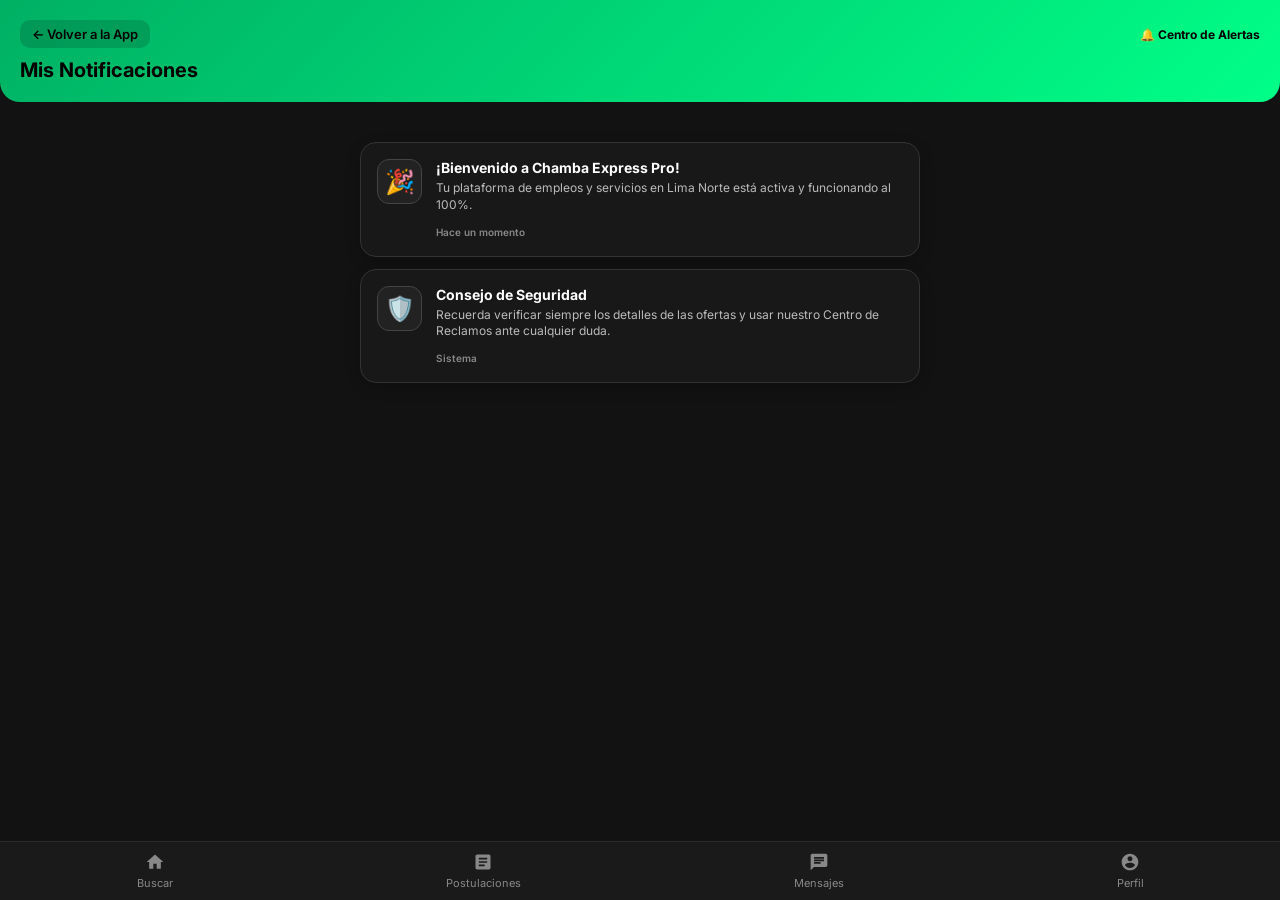
<file: notificaciones.html>
<!DOCTYPE html>
<html lang="es">
<head>
    <meta charset="UTF-8">
    <meta name="viewport" content="width=device-width, initial-scale=1.0">
    <title>Notificaciones - Chamba Express</title>
    <link href="https://fonts.googleapis.com/css2?family=Inter:wght@400;500;600;700;800&display=swap" rel="stylesheet">
    <style>
        * { box-sizing: border-box; margin: 0; padding: 0; font-family: 'Inter', sans-serif; }
        body { background-color: #121212; color: #ffffff; padding-bottom: 90px; }
        
        .header {
            background: linear-gradient(135deg, #00b064 0%, #00ff88 100%);
            color: #000; padding: 20px;
            border-bottom-left-radius: 20px; border-bottom-right-radius: 20px;
        }
        .header-top { display: flex; justify-content: space-between; align-items: center; margin-bottom: 10px; }
        .back-btn { background: rgba(0,0,0,0.15); border: none; color: #000; font-weight: 600; padding: 6px 12px; border-radius: 10px; text-decoration: none; font-size: 13px; }
        
        .container { padding: 20px; max-width: 600px; margin: 0 auto; }
        
        .notif-card {
            background: #181818; border: 1px solid #333; border-radius: 16px; padding: 16px; margin-bottom: 12px;
            display: flex; gap: 14px; align-items: flex-start; box-shadow: 0 4px 15px rgba(0,0,0,0.2);
        }
        .notif-icon {
            font-size: 24px; background: #222; width: 45px; height: 45px; display: flex; align-items: center; justify-content: center; border-radius: 12px; border: 1px solid #444; flex-shrink: 0;
        }
        .notif-content h4 { font-size: 14px; font-weight: 700; color: #fff; margin-bottom: 4px; }
        .notif-content p { font-size: 12px; color: #bbb; line-height: 1.4; margin-bottom: 6px; }
        .notif-date { font-size: 10px; color: #888; font-weight: 600; }

        .nav-bar { position: fixed; bottom: 0; left: 0; width: 100%; background: #1a1a1a; border-top: 1px solid #2a2a2a; display: flex; justify-content: space-around; padding: 10px 0; z-index: 100; }
        .nav-item { text-align: center; color: #888; text-decoration: none; font-size: 11px; display: flex; flex-direction: column; align-items: center; gap: 4px; }
        .nav-item.active { color: #00ff88; }
        .nav-item svg { width: 20px; height: 20px; fill: currentColor; }
    </style>
</head>
<body>

    <div class="header">
        <div class="header-top">
            <a href="index.html" class="back-btn">← Volver a la App</a>
            <span style="font-size: 12px; font-weight: 700;">🔔 Centro de Alertas</span>
        </div>
        <h1 style="font-size: 20px;">Mis Notificaciones</h1>
    </div>

    <div class="container" style="margin-top: 20px;">
        <div id="listaNotificaciones">
            <!-- Las notificaciones se cargan aquí dinámicamente -->
        </div>
    </div>

    <!-- Navegación -->
    <nav class="nav-bar">
        <a href="index.html" class="nav-item"><svg viewBox="0 0 24 24"><path d="M10 20v-6h4v6h5v-8h3L12 3 2 12h3v8z"/></svg>Buscar</a>
        <a href="index.html" class="nav-item"><svg viewBox="0 0 24 24"><path d="M19 3H5c-1.1 0-2 .9-2 2v14c0 1.1.9 2 2 2h14c1.1 0 2-.9 2-2V5c0-1.1-.9-2-2-2zm-5 14H7v-2h7v2zm3-4H7v-2h10v2zm0-4H7V7h10v2z"/></svg>Postulaciones</a>
        <a href="mensajes.html" class="nav-item"><svg viewBox="0 0 24 24"><path d="M20 2H4c-1.1 0-1.99.9-1.99 2L2 22l4-4h14c1.1 0 2-.9 2-2V4c0-1.1-.9-2-2-2zM6 9h12v2H6V9zm8 5H6v-2h8v2zm4-6H6V6h12v2z"/></svg>Mensajes</a>
        <a href="perfil.html" class="nav-item"><svg viewBox="0 0 24 24"><path d="M12 2C6.48 2 2 6.48 2 12s4.48 10 10 10 10-4.48 10-10S17.52 2 12 2zm0 3c1.66 0 3 1.34 3 3s-1.34 3-3 3-3-1.34-3-3 1.34-3 3-3zm0 14.2c-2.5 0-4.71-1.28-6-3.22.03-1.99 4-3.08 6-3.08 1.99 0 5.97 1.09 6 3.08-1.29 1.94-3.5 3.22-6 3.22z"/></svg>Perfil</a>
    </nav>

    <script>
        function cargarNotificaciones() {
            let contenedor = document.getElementById('listaNotificaciones');
            let anuncioGlobal = localStorage.getItem('anuncio_global');
            
            let html = '';

            if (anuncioGlobal) {
                html += `
                    <div class="notif-card" style="border-left: 4px solid #00ff88;">
                        <div class="notif-icon">📢</div>
                        <div class="notif-content">
                            <h4>Aviso del Administrador</h4>
                            <p>${anuncioGlobal}</p>
                            <span class="notif-date">Destacado Global</span>
                        </div>
                    </div>
                `;
            }

            html += `
                <div class="notif-card">
                    <div class="notif-icon">🎉</div>
                    <div class="notif-content">
                        <h4>¡Bienvenido a Chamba Express Pro!</h4>
                        <p>Tu plataforma de empleos y servicios en Lima Norte está activa y funcionando al 100%.</p>
                        <span class="notif-date">Hace un momento</span>
                    </div>
                </div>
                <div class="notif-card">
                    <div class="notif-icon">🛡️</div>
                    <div class="notif-content">
                        <h4>Consejo de Seguridad</h4>
                        <p>Recuerda verificar siempre los detalles de las ofertas y usar nuestro Centro de Reclamos ante cualquier duda.</p>
                        <span class="notif-date">Sistema</span>
                    </div>
                </div>
            `;

            contenedor.innerHTML = html;
        }

        cargarNotificaciones();
    </script>
</body>
</html>
</file>
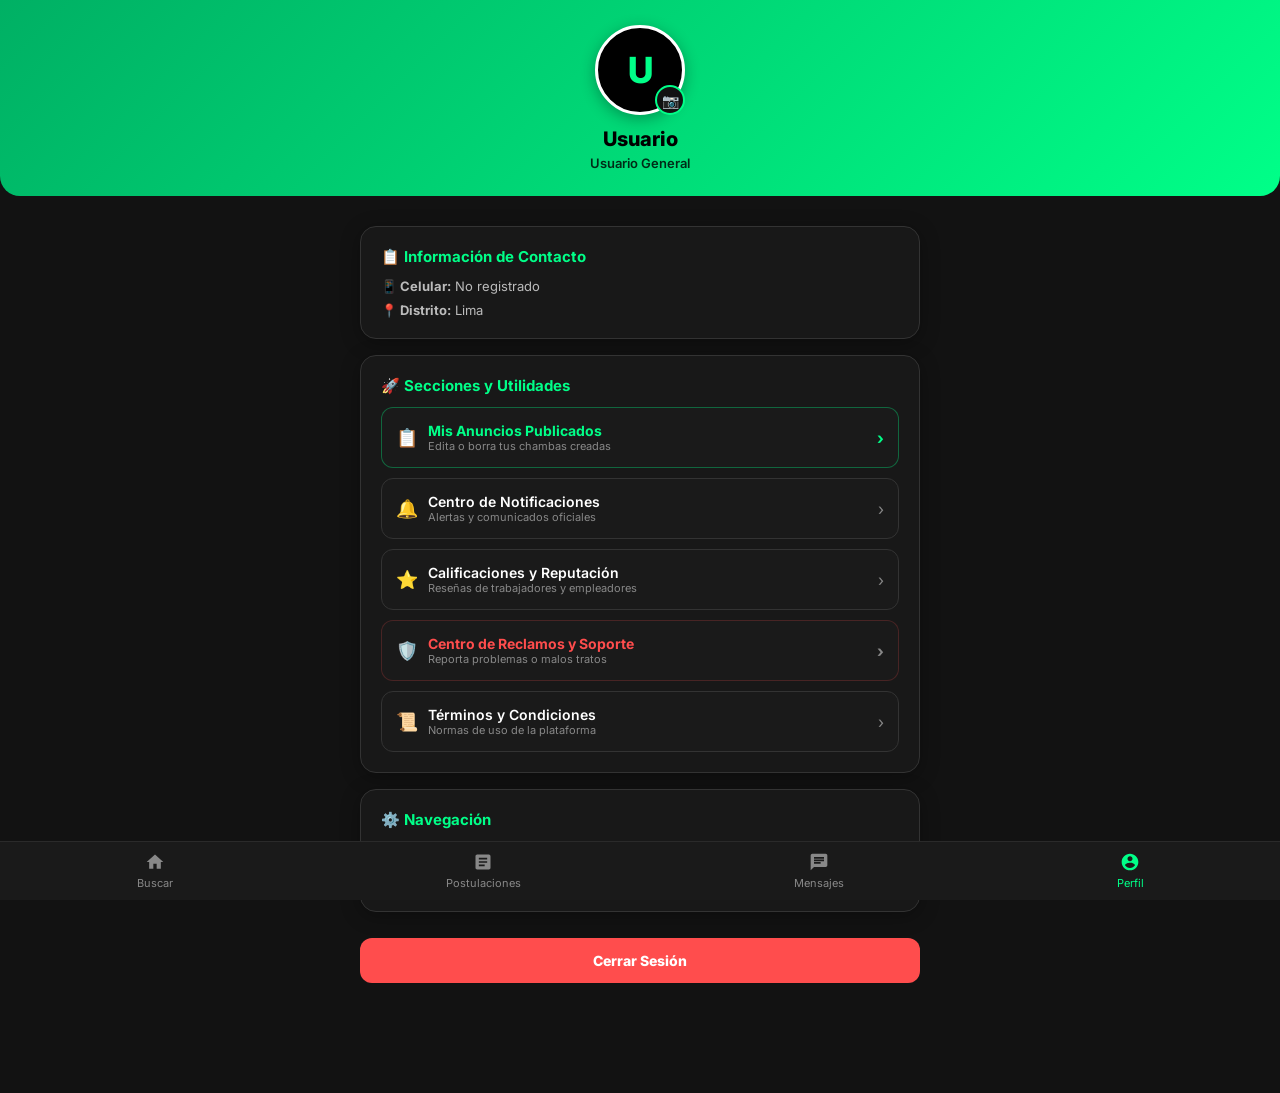
<file: perfil.html>
<!DOCTYPE html>
<html lang="es">
<head>
    <meta charset="UTF-8">
    <meta name="viewport" content="width=device-width, initial-scale=1.0">
    <title>Mi Perfil - Chamba Express</title>
    <link href="https://fonts.googleapis.com/css2?family=Inter:wght@400;500;600;700;800&display=swap" rel="stylesheet">
    <style>
        * { box-sizing: border-box; margin: 0; padding: 0; font-family: 'Inter', sans-serif; }
        body { background-color: #121212; color: #ffffff; padding-bottom: 90px; }
        
        .header {
            background: linear-gradient(135deg, #00b064 0%, #00ff88 100%);
            color: #000; padding: 25px 20px;
            border-bottom-left-radius: 20px; border-bottom-right-radius: 20px;
            text-align: center;
        }
        .avatar-container {
            position: relative; width: 90px; height: 90px; margin: 0 auto 12px;
        }
        .avatar-box {
            width: 100%; height: 100%; background: #000; color: #00ff88; font-size: 36px; font-weight: 800;
            display: flex; align-items: center; justify-content: center; border-radius: 50%;
            border: 3px solid #fff; box-shadow: 0 4px 15px rgba(0,0,0,0.3); overflow: hidden; background-size: cover; background-position: center;
        }
        .camera-btn {
            position: absolute; bottom: 0; right: 0; background: #121212; color: #00ff88;
            border: 2px solid #00ff88; width: 30px; height: 30px; border-radius: 50%;
            display: flex; align-items: center; justify-content: center; font-size: 14px; cursor: pointer;
        }
        .header h2 { font-size: 20px; font-weight: 800; margin-bottom: 4px; }
        .header p { font-size: 13px; opacity: 0.8; font-weight: 600; }

        .container { padding: 20px; max-width: 600px; margin: 0 auto; }

        .card {
            background: #181818; border: 1px solid #333; border-radius: 16px; padding: 20px; margin-bottom: 16px;
            box-shadow: 0 4px 20px rgba(0,0,0,0.3);
        }
        .card h3 { font-size: 15px; font-weight: 700; color: #00ff88; margin-bottom: 12px; }

        .menu-link {
            display: flex; align-items: center; justify-content: space-between;
            background: #1a1a1a; border: 1px solid #333; padding: 14px; border-radius: 12px;
            text-decoration: none; color: #fff; margin-bottom: 10px; transition: 0.2s;
        }

        .btn-logout {
            background: #ff4d4d; color: #fff; font-weight: 800; border: none; width: 100%; padding: 14px;
            border-radius: 12px; font-size: 14px; cursor: pointer; text-align: center; margin-top: 10px;
        }

        .nav-bar { position: fixed; bottom: 0; left: 0; width: 100%; background: #1a1a1a; border-top: 1px solid #2a2a2a; display: flex; justify-content: space-around; padding: 10px 0; z-index: 100; }
        .nav-item { text-align: center; color: #888; text-decoration: none; font-size: 11px; display: flex; flex-direction: column; align-items: center; gap: 4px; }
        .nav-item.active { color: #00ff88; }
        .nav-item svg { width: 20px; height: 20px; fill: currentColor; }
    </style>
</head>
<body>

    <div class="header">
        <div class="avatar-container">
            <div class="avatar-box" id="avatarBox">
                <span id="avatarLetra">U</span>
            </div>
            <label class="camera-btn" title="Cambiar foto">
                📷
                <input type="file" id="inputFoto" accept="image/*" style="display: none;" onchange="cambiarFotoPerfil(event)">
            </label>
        </div>
        <h2 id="nombreUsuario">Cargando...</h2>
        <p id="rolUsuario">Trabajador / Empleador</p>
    </div>

    <div class="container" style="margin-top: 10px;">
        
        <!-- DATOS DE CUENTA -->
        <div class="card">
            <h3>📋 Información de Contacto</h3>
            <div style="font-size: 13px; color: #bbb; display: flex; flex-direction: column; gap: 8px;">
                <div><strong>📱 Celular:</strong> <span id="telUsuario">-</span></div>
                <div><strong>📍 Distrito:</strong> <span id="distritoUsuario">-</span></div>
            </div>
        </div>

        <!-- ACCESO AL PANEL DE ADMIN (SOLO DESARROLLADOR) -->
        <div id="seccionAdmin" style="display: none;">
            <a href="admin.html" class="menu-link" style="border: 2px solid #00ff88; background: #15291f;">
                <div style="display: flex; align-items: center; gap: 10px;">
                    <span style="font-size: 18px;">👑</span>
                    <div>
                        <h4 style="font-size: 14px; font-weight: 700; color: #00ff88;">Panel de Administrador Master</h4>
                        <p style="font-size: 11px; color: #888;">Control total de la app y editor en vivo</p>
                    </div>
                </div>
                <span style="color: #00ff88; font-weight: bold;">›</span>
            </a>
        </div>

        <!-- MÓDULOS CREADOS -->
        <div class="card">
            <h3>🚀 Secciones y Utilidades</h3>
            
            <a href="mis_anuncios.html" class="menu-link" style="border: 1px solid #00ff8855;">
                <div style="display: flex; align-items: center; gap: 10px;">
                    <span style="font-size: 18px;">📋</span>
                    <div>
                        <h4 style="font-size: 14px; font-weight: 700; color: #00ff88;">Mis Anuncios Publicados</h4>
                        <p style="font-size: 11px; color: #888;">Edita o borra tus chambas creadas</p>
                    </div>
                </div>
                <span style="color: #00ff88; font-weight: bold;">›</span>
            </a>

            <a href="notificaciones.html" class="menu-link">
                <div style="display: flex; align-items: center; gap: 10px;">
                    <span style="font-size: 18px;">🔔</span>
                    <div>
                        <h4 style="font-size: 14px; font-weight: 600;">Centro de Notificaciones</h4>
                        <p style="font-size: 11px; color: #888;">Alertas y comunicados oficiales</p>
                    </div>
                </div>
                <span style="color: #888;">›</span>
            </a>

            <a href="calificaciones.html" class="menu-link">
                <div style="display: flex; align-items: center; gap: 10px;">
                    <span style="font-size: 18px;">⭐</span>
                    <div>
                        <h4 style="font-size: 14px; font-weight: 600;">Calificaciones y Reputación</h4>
                        <p style="font-size: 11px; color: #888;">Reseñas de trabajadores y empleadores</p>
                    </div>
                </div>
                <span style="color: #888;">›</span>
            </a>

            <a href="reclamos.html" class="menu-link" style="border-color: #ff4d4d33;">
                <div style="display: flex; align-items: center; gap: 10px;">
                    <span style="font-size: 18px;">🛡️️</span>
                    <div>
                        <h4 style="font-size: 14px; font-weight: 700; color: #ff4d4d;">Centro de Reclamos y Soporte</h4>
                        <p style="font-size: 11px; color: #888;">Reporta problemas o malos tratos</p>
                    </div>
                </div>
                <span style="color: #888; font-weight: bold;">›</span>
            </a>

            <a href="terminos.html" class="menu-link" style="margin-bottom: 0;">
                <div style="display: flex; align-items: center; gap: 10px;">
                    <span style="font-size: 18px;">📜</span>
                    <div>
                        <h4 style="font-size: 14px; font-weight: 600;">Términos y Condiciones</h4>
                        <p style="font-size: 11px; color: #888;">Normas de uso de la plataforma</p>
                    </div>
                </div>
                <span style="color: #888;">›</span>
            </a>
        </div>

        <div class="card">
            <h3>⚙️ Navegación</h3>
            <a href="index.html" class="menu-link" style="margin-bottom: 0;">
                <div style="display: flex; align-items: center; gap: 10px;">
                    <span>🏠</span>
                    <span style="font-size: 13px; font-weight: 600;">Volver al Inicio</span>
                </div>
                <span style="color: #888;">›</span>
            </a>
        </div>

        <button class="btn-logout" onclick="cerrarSesion()">Cerrar Sesión</button>
    </div>

    <!-- Navegación -->
    <nav class="nav-bar">
        <a href="index.html" class="nav-item"><svg viewBox="0 0 24 24"><path d="M10 20v-6h4v6h5v-8h3L12 3 2 12h3v8z"/></svg>Buscar</a>
        <a href="index.html" class="nav-item"><svg viewBox="0 0 24 24"><path d="M19 3H5c-1.1 0-2 .9-2 2v14c0 1.1.9 2 2 2h14c1.1 0 2-.9 2-2V5c0-1.1-.9-2-2-2zm-5 14H7v-2h7v2zm3-4H7v-2h10v2zm0-4H7V7h10v2z"/></svg>Postulaciones</a>
        <a href="mensajes.html" class="nav-item"><svg viewBox="0 0 24 24"><path d="M20 2H4c-1.1 0-1.99.9-1.99 2L2 22l4-4h14c1.1 0 2-.9 2-2V4c0-1.1-.9-2-2-2zM6 9h12v2H6V9zm8 5H6v-2h8v2zm4-6H6V6h12v2z"/></svg>Mensajes</a>
        <a href="perfil.html" class="nav-item active"><svg viewBox="0 0 24 24"><path d="M12 2C6.48 2 2 6.48 2 12s4.48 10 10 10 10-4.48 10-10S17.52 2 12 2zm0 3c1.66 0 3 1.34 3 3s-1.34 3-3 3-3-1.34-3-3 1.34-3 3-3zm0 14.2c-2.5 0-4.71-1.28-6-3.22.03-1.99 4-3.08 6-3.08 1.99 0 5.97 1.09 6 3.08-1.29 1.94-3.5 3.22-6 3.22z"/></svg>Perfil</a>
    </nav>

    <script>
        const nombre = localStorage.getItem('nombre') || 'Usuario';
        const telefono = localStorage.getItem('telefono') || 'No registrado';
        const distrito = localStorage.getItem('distrito') || 'Lima';
        const rol = localStorage.getItem('rol') || 'Usuario General';
        const fotoGuardada = localStorage.getItem('foto_perfil');

        document.getElementById('nombreUsuario').innerText = nombre;
        document.getElementById('telUsuario').innerText = telefono;
        document.getElementById('distritoUsuario').innerText = distrito;
        document.getElementById('rolUsuario').innerText = rol;

        if (fotoGuardada) {
            const avatarBox = document.getElementById('avatarBox');
            avatarBox.style.backgroundImage = `url(${fotoGuardada})`;
            document.getElementById('avatarLetra').style.display = 'none';
        } else {
            document.getElementById('avatarLetra').innerText = nombre.charAt(0).toUpperCase();
        }

        function cambiarFotoPerfil(event) {
            const file = event.target.files[0];
            if (file) {
                const reader = new FileReader();
                reader.onload = function(e) {
                    const base64Image = e.target.result;
                    localStorage.setItem('foto_perfil', base64Image);
                    const avatarBox = document.getElementById('avatarBox');
                    avatarBox.style.backgroundImage = `url(${base64Image})`;
                    document.getElementById('avatarLetra').style.display = 'none';
                    alert('¡Foto de perfil actualizada con éxito!');
                };
                reader.readAsDataURL(file);
            }
        }

        // Validación dinámica conectada a las credenciales master del panel
        const adminConfig = JSON.parse(localStorage.getItem('admin_master_config')) || { nombre: 'Jhon', pass: '1234' };
        if(nombre.toLowerCase().trim() === adminConfig.nombre.toLowerCase().trim()) {
            document.getElementById('seccionAdmin').style.display = 'block';
        }

        function cerrarSesion() {
            if(confirm('¿Seguro que deseas cerrar sesión?')) {
                localStorage.removeItem('nombre');
                location.href = 'index.html';
            }
        }
    </script>
</body>
</html>
</file>
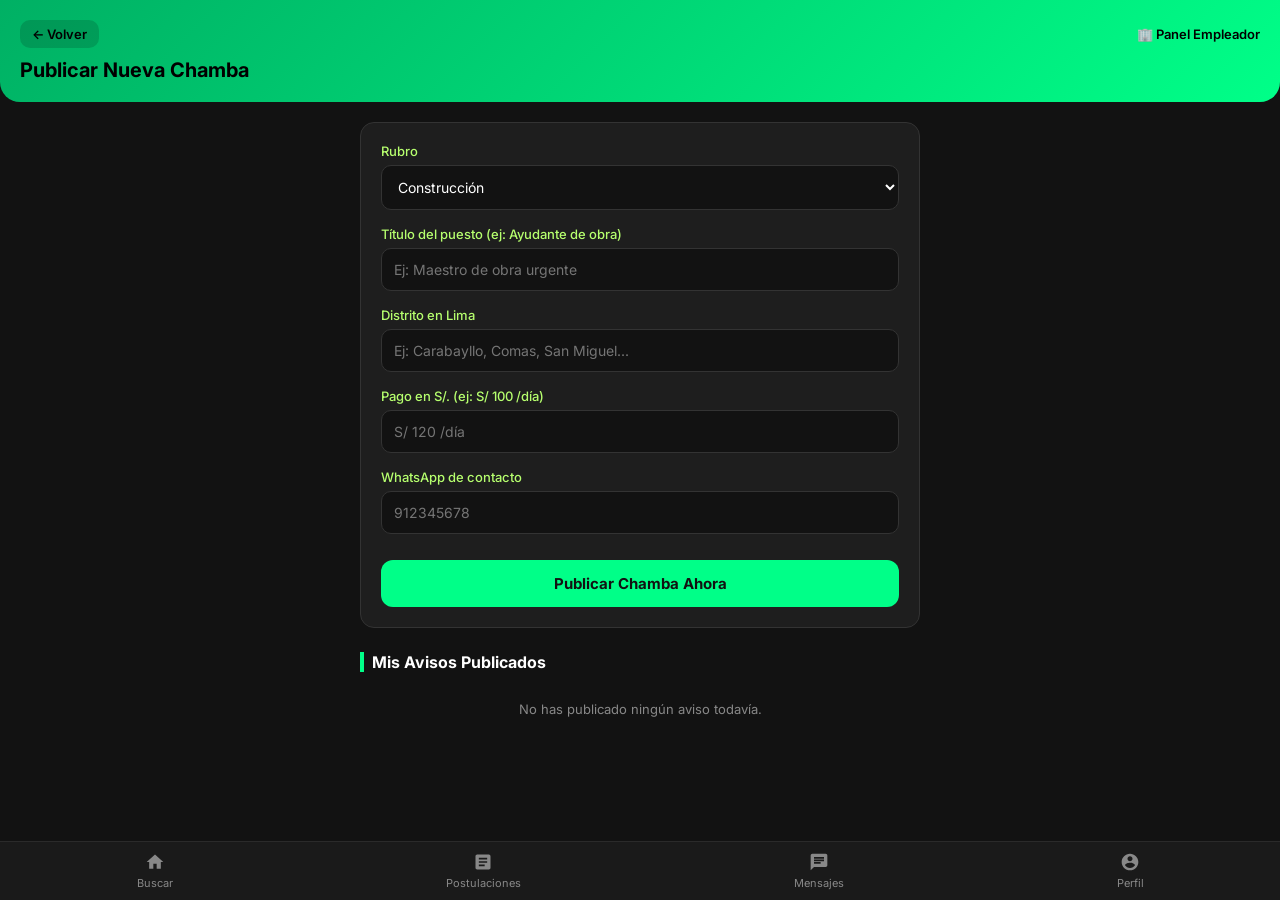
<file: publicar.html>
<!DOCTYPE html>
<html lang="es">
<head>
    <meta charset="UTF-8">
    <meta name="viewport" content="width=device-width, initial-scale=1.0">
    <title>Publicar Chamba - Chamba Express Lima</title>
    <link href="https://fonts.googleapis.com/css2?family=Inter:wght@400;500;600;700&display=swap" rel="stylesheet">
    <style>
        * { box-sizing: border-box; margin: 0; padding: 0; font-family: 'Inter', sans-serif; }
        body { background-color: #121212; color: #ffffff; padding-bottom: 90px; }
        .header {
            background: linear-gradient(135deg, #00b064 0%, #00ff88 100%);
            color: #000; padding: 20px;
            border-bottom-left-radius: 20px; border-bottom-right-radius: 20px;
        }
        .header-top { display: flex; justify-content: space-between; align-items: center; margin-bottom: 10px; }
        .back-btn { background: rgba(0,0,0,0.15); border: none; color: #000; font-weight: 600; padding: 6px 12px; border-radius: 10px; text-decoration: none; font-size: 13px; }
        .container { padding: 20px; max-width: 600px; margin: 0 auto; }
        .form-card { background: #1e1e1e; border: 1px solid #333; border-radius: 14px; padding: 20px; margin-bottom: 24px; }
        .form-group { margin-bottom: 16px; }
        label { display: block; font-size: 13px; color: #b6ff6e; margin-bottom: 6px; font-weight: 500; }
        input, select, textarea {
            width: 100%; background: #121212; border: 1px solid #333; color: #fff;
            padding: 12px; border-radius: 10px; font-size: 14px; outline: none;
        }
        input:focus, select:focus, textarea:focus { border-color: #00ff88; }
        .btn-submit {
            background: #00ff88; color: #121212; font-weight: 700; border: none;
            width: 100%; padding: 14px; border-radius: 12px; font-size: 15px; cursor: pointer; margin-top: 10px;
        }
        .section-title { font-size: 16px; font-weight: 700; margin-bottom: 14px; color: #fff; border-left: 4px solid #00ff88; padding-left: 8px; }
        .my-avisos-list { display: flex; flex-direction: column; gap: 12px; }
        .aviso-item { background: #1a1a1a; border: 1px solid #333; border-radius: 12px; padding: 14px; display: flex; justify-content: space-between; align-items: center; }
        .aviso-info h4 { font-size: 15px; color: #fff; margin-bottom: 4px; }
        .aviso-info p { font-size: 12px; color: #888; }
        .btn-delete { background: #ff4d4d; color: #fff; border: none; padding: 8px 12px; border-radius: 8px; font-size: 12px; cursor: pointer; font-weight: 600; }
        .nav-bar { position: fixed; bottom: 0; left: 0; width: 100%; background: #1a1a1a; border-top: 1px solid #2a2a2a; display: flex; justify-content: space-around; padding: 10px 0; z-index: 100; }
        .nav-item { text-align: center; color: #888; text-decoration: none; font-size: 11px; display: flex; flex-direction: column; align-items: center; gap: 4px; }
        .nav-item.active { color: #00ff88; }
        .nav-item svg { width: 20px; height: 20px; fill: currentColor; }
    </style>
</head>
<body>
    <div class="header">
        <div class="header-top">
            <a href="index.html" class="back-btn">← Volver</a>
            <span style="font-size: 13px; font-weight: 600;">🏢 Panel Empleador</span>
        </div>
        <h1 style="font-size: 20px;">Publicar Nueva Chamba</h1>
    </div>

    <div class="container">
        <!-- Formulario -->
        <div class="form-card">
            <form id="formPublicar" onsubmit="publicarChamba(event)">
                <div class="form-group">
                    <label>Rubro</label>
                    <select id="rubro" required>
                        <option value="Construcción">Construcción</option>
                        <option value="Mudanzas">Mudanzas</option>
                        <option value="Limpieza">Limpieza</option>
                        <option value="Cocina">Cocina</option>
                        <option value="Delivery">Delivery</option>
                        <option value="Gamarra">Gamarra</option>
                    </select>
                </div>
                <div class="form-group">
                    <label>Título del puesto (ej: Ayudante de obra)</label>
                    <input type="text" id="titulo" placeholder="Ej: Maestro de obra urgente" required>
                </div>
                <div class="form-group">
                    <label>Distrito en Lima</label>
                    <input type="text" id="distrito" placeholder="Ej: Carabayllo, Comas, San Miguel..." required>
                </div>
                <div class="form-group">
                    <label>Pago en S/. (ej: S/ 100 /día)</label>
                    <input type="text" id="pago" placeholder="S/ 120 /día" required>
                </div>
                <div class="form-group">
                    <label>WhatsApp de contacto</label>
                    <input type="tel" id="whatsapp" placeholder="912345678" required>
                </div>
                <button type="submit" class="btn-submit">Publicar Chamba Ahora</button>
            </form>
        </div>

        <!-- Sección de Mis Avisos Publicados (Opción 3) -->
        <div class="section-title">Mis Avisos Publicados</div>
        <div class="my-avisos-list" id="listaMisAvisos">
            <!-- Se inyecta por JS -->
        </div>
    </div>

    <!-- Navegación -->
    <nav class="nav-bar">
        <a href="index.html" class="nav-item"><svg viewBox="0 0 24 24"><path d="M10 20v-6h4v6h5v-8h3L12 3 2 12h3v8z"/></svg>Buscar</a>
        <a href="index.html" class="nav-item"><svg viewBox="0 0 24 24"><path d="M19 3H5c-1.1 0-2 .9-2 2v14c0 1.1.9 2 2 2h14c1.1 0 2-.9 2-2V5c0-1.1-.9-2-2-2zm-5 14H7v-2h7v2zm3-4H7v-2h10v2zm0-4H7V7h10v2z"/></svg>Postulaciones</a>
        <a href="index.html" class="nav-item"><svg viewBox="0 0 24 24"><path d="M20 2H4c-1.1 0-1.99.9-1.99 2L2 22l4-4h14c1.1 0 2-.9 2-2V4c0-1.1-.9-2-2-2zM6 9h12v2H6V9zm8 5H6v-2h8v2zm4-6H6V6h12v2z"/></svg>Mensajes</a>
        <a href="perfil.html" class="nav-item"><svg viewBox="0 0 24 24"><path d="M12 2C6.48 2 2 6.48 2 12s4.48 10 10 10 10-4.48 10-10S17.52 2 12 2zm0 3c1.66 0 3 1.34 3 3s-1.34 3-3 3-3-1.34-3-3 1.34-3 3-3zm0 14.2c-2.5 0-4.71-1.28-6-3.22.03-1.99 4-3.08 6-3.08 1.99 0 5.97 1.09 6 3.08-1.29 1.94-3.5 3.22-6 3.22z"/></svg>Perfil</a>
    </nav>

    <script>
        const empleadorActual = localStorage.getItem('nombre') || 'Empleador Anónimo';

        // Pre-llenar whatsapp si existe en localStorage
        if(localStorage.getItem('whatsapp')) {
            document.getElementById('whatsapp').value = localStorage.getItem('whatsapp');
        }

        function publicarChamba(e) {
            e.preventDefault();
            const nuevoAviso = {
                id: Date.now(),
                titulo: document.getElementById('titulo').value,
                rubro: document.getElementById('rubro').value,
                distrito: document.getElementById('distrito').value,
                pago: document.getElementById('pago').value,
                whatsapp: document.getElementById('whatsapp').value,
                empleador: empleadorActual,
                fecha: "Hoy",
                tag: "NUEVO"
            };

            let avisos = JSON.parse(localStorage.getItem('avisos')) || [];
            avisos.unshift(nuevoAviso);
            localStorage.setItem('avisos', JSON.stringify(avisos));

            alert('¡Chamba publicada con éxito!');
            document.getElementById('formPublicar').reset();
            cargarMisAvisos();
        }

        function cargarMisAvisos() {
            let avisos = JSON.parse(localStorage.getItem('avisos')) || [];
            // Filtrar solo los avisos creados por este empleador
            const misAvisos = avisos.filter(a => a.empleador === empleadorActual);
            const contenedor = document.getElementById('listaMisAvisos');

            if(misAvisos.length === 0) {
                contenedor.innerHTML = `<p style="color:#888; font-size:13px; text-align:center; padding:15px;">No has publicado ningún aviso todavía.</p>`;
                return;
            }

            let html = '';
            misAvisos.forEach(aviso => {
                html += `
                    <div class="aviso-item">
                        <div class="aviso-info">
                            <h4>${aviso.titulo}</h4>
                            <p>📍 ${aviso.distrito} • 💰 ${aviso.pago} (${aviso.rubro})</p>
                        </div>
                        <button class="btn-delete" onclick="eliminarAviso(${aviso.id})">Eliminar</button>
                    </div>
                `;
            });
            contenedor.innerHTML = html;
        }

        function eliminarAviso(id) {
            if(confirm('¿Estás seguro de eliminar este aviso?')) {
                let avisos = JSON.parse(localStorage.getItem('avisos')) || [];
                avisos = avisos.filter(a => a.id !== id);
                localStorage.setItem('avisos', JSON.stringify(avisos));
                cargarMisAvisos();
            }
        }

        cargarMisAvisos();
    </script>
</body>
</html>
</file>
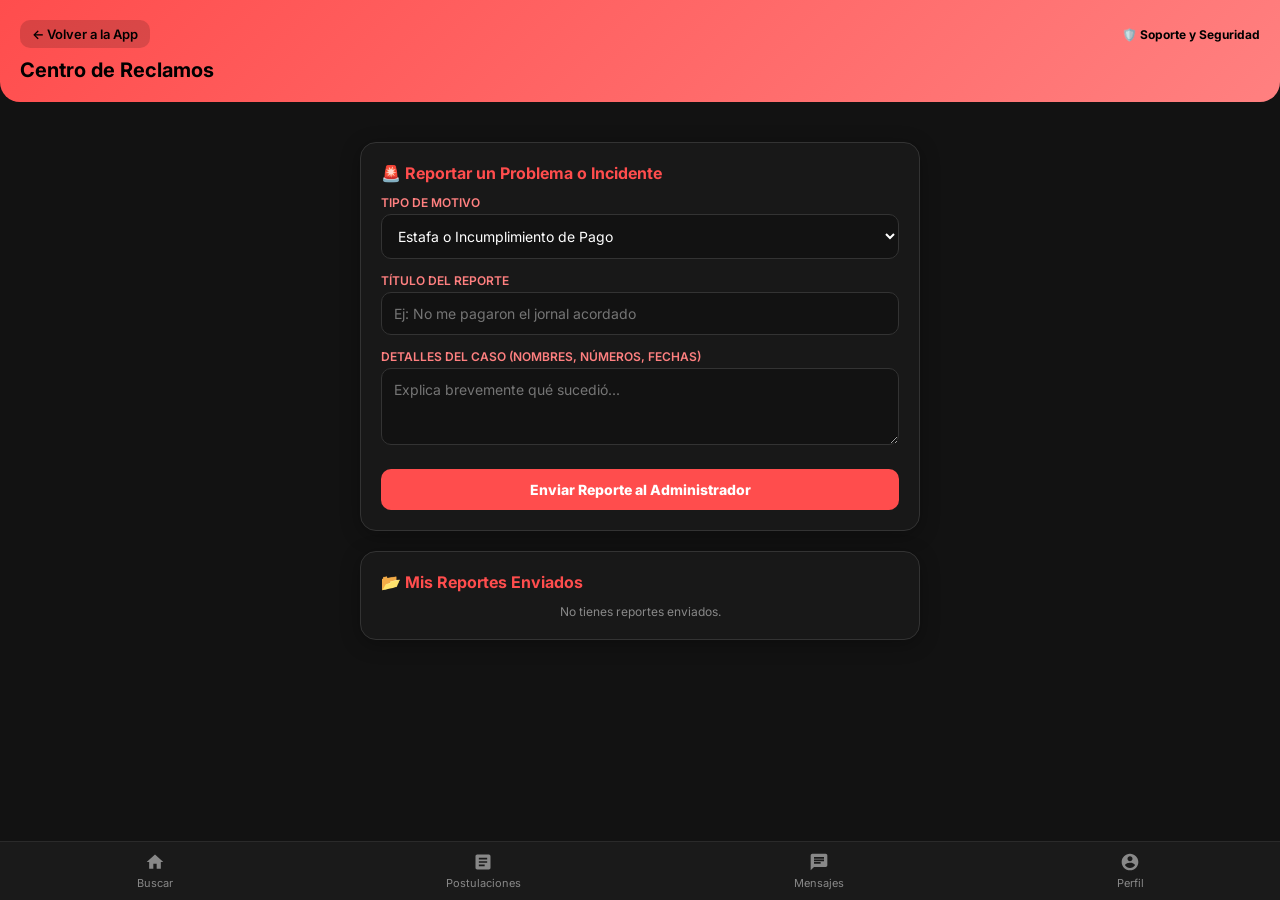
<file: reclamos.html>
<!DOCTYPE html>
<html lang="es">
<head>
    <meta charset="UTF-8">
    <meta name="viewport" content="width=device-width, initial-scale=1.0">
    <title>Centro de Reclamos y Soporte - Chamba Express</title>
    <link href="https://fonts.googleapis.com/css2?family=Inter:wght@400;500;600;700;800&display=swap" rel="stylesheet">
    <style>
        * { box-sizing: border-box; margin: 0; padding: 0; font-family: 'Inter', sans-serif; }
        body { background-color: #121212; color: #ffffff; padding-bottom: 90px; }
        
        .header {
            background: linear-gradient(135deg, #ff4d4d 0%, #ff8080 100%);
            color: #000; padding: 20px;
            border-bottom-left-radius: 20px; border-bottom-right-radius: 20px;
        }
        .header-top { display: flex; justify-content: space-between; align-items: center; margin-bottom: 10px; }
        .back-btn { background: rgba(0,0,0,0.15); border: none; color: #000; font-weight: 600; padding: 6px 12px; border-radius: 10px; text-decoration: none; font-size: 13px; }
        
        .container { padding: 20px; max-width: 600px; margin: 0 auto; }
        
        .card {
            background: #181818; border: 1px solid #333; border-radius: 16px; padding: 20px; margin-bottom: 20px;
            box-shadow: 0 4px 20px rgba(0,0,0,0.3);
        }
        .card h3 { font-size: 16px; font-weight: 700; color: #ff4d4d; margin-bottom: 12px; }
        
        .form-group { margin-bottom: 14px; }
        .form-group label { display: block; font-size: 12px; color: #ff8080; margin-bottom: 4px; font-weight: 600; text-transform: uppercase; }
        .input-box, textarea, select {
            width: 100%; background: #121212; border: 1px solid #333; color: #fff; padding: 12px; border-radius: 10px; font-size: 14px; outline: none;
        }
        .input-box:focus, textarea:focus, select:focus { border-color: #ff4d4d; }
        
        .btn-action {
            background: #ff4d4d; color: #fff; font-weight: 800; border: none; width: 100%; padding: 12px; border-radius: 10px; font-size: 14px; cursor: pointer; margin-top: 6px;
        }

        .ticket-item { background: #1a1a1a; border: 1px solid #333; border-radius: 12px; padding: 14px; margin-bottom: 10px; }
        .ticket-header { display: flex; justify-content: space-between; align-items: center; margin-bottom: 6px; }
        .ticket-title { font-size: 14px; font-weight: 700; color: #fff; }
        .ticket-badge { font-size: 10px; background: #ff4d4d; color: #fff; padding: 3px 8px; border-radius: 6px; font-weight: bold; }
        .ticket-desc { font-size: 12px; color: #bbb; margin-bottom: 8px; }
        .ticket-footer { font-size: 11px; color: #888; display: flex; justify-content: space-between; }

        .nav-bar { position: fixed; bottom: 0; left: 0; width: 100%; background: #1a1a1a; border-top: 1px solid #2a2a2a; display: flex; justify-content: space-around; padding: 10px 0; z-index: 100; }
        .nav-item { text-align: center; color: #888; text-decoration: none; font-size: 11px; display: flex; flex-direction: column; align-items: center; gap: 4px; }
        .nav-item.active { color: #00ff88; }
        .nav-item svg { width: 20px; height: 20px; fill: currentColor; }
    </style>
</head>
<body>

    <div class="header">
        <div class="header-top">
            <a href="index.html" class="back-btn">← Volver a la App</a>
            <span style="font-size: 12px; font-weight: 700;">🛡️ Soporte y Seguridad</span>
        </div>
        <h1 style="font-size: 20px;">Centro de Reclamos</h1>
    </div>

    <div class="container" style="margin-top: 20px;">
        <!-- Formulario para enviar reclamo -->
        <div class="card">
            <h3>🚨 Reportar un Problema o Incidente</h3>
            <div class="form-group">
                <label>Tipo de Motivo</label>
                <select id="tipoReclamo" class="input-box">
                    <option value="Estafa o Mal Pago">Estafa o Incumplimiento de Pago</option>
                    <option value="Aviso Falso o Spam">Aviso Falso o Publicidad Engañosa</option>
                    <option value="Trato Inadecuado">Trato Inadecuado / Hostigamiento</option>
                    <option value="Error en la App">Error Técnico en la Aplicación</option>
                    <option value="Otro">Otro Motivo</option>
                </select>
            </div>
            <div class="form-group">
                <label>Título del Reporte</label>
                <input type="text" id="tituloReclamo" class="input-box" placeholder="Ej: No me pagaron el jornal acordado">
            </div>
            <div class="form-group">
                <label>Detalles del Caso (Nombres, números, fechas)</label>
                <textarea id="detalleReclamo" rows="3" class="input-box" placeholder="Explica brevemente qué sucedió..."></textarea>
            </div>
            <button class="btn-action" onclick="enviarReclamo()">Enviar Reporte al Administrador</button>
        </div>

        <!-- Mis Reclamos / Estado -->
        <div class="card">
            <h3>📂 Mis Reportes Enviados</h3>
            <div id="listaMisReclamos"></div>
        </div>
    </div>

    <!-- Navegación -->
    <nav class="nav-bar">
        <a href="index.html" class="nav-item"><svg viewBox="0 0 24 24"><path d="M10 20v-6h4v6h5v-8h3L12 3 2 12h3v8z"/></svg>Buscar</a>
        <a href="index.html" class="nav-item"><svg viewBox="0 0 24 24"><path d="M19 3H5c-1.1 0-2 .9-2 2v14c0 1.1.9 2 2 2h14c1.1 0 2-.9 2-2V5c0-1.1-.9-2-2-2zm-5 14H7v-2h7v2zm3-4H7v-2h10v2zm0-4H7V7h10v2z"/></svg>Postulaciones</a>
        <a href="mensajes.html" class="nav-item"><svg viewBox="0 0 24 24"><path d="M20 2H4c-1.1 0-1.99.9-1.99 2L2 22l4-4h14c1.1 0 2-.9 2-2V4c0-1.1-.9-2-2-2zM6 9h12v2H6V9zm8 5H6v-2h8v2zm4-6H6V6h12v2z"/></svg>Mensajes</a>
        <a href="perfil.html" class="nav-item"><svg viewBox="0 0 24 24"><path d="M12 2C6.48 2 2 6.48 2 12s4.48 10 10 10 10-4.48 10-10S17.52 2 12 2zm0 3c1.66 0 3 1.34 3 3s-1.34 3-3 3-3-1.34-3-3 1.34-3 3-3zm0 14.2c-2.5 0-4.71-1.28-6-3.22.03-1.99 4-3.08 6-3.08 1.99 0 5.97 1.09 6 3.08-1.29 1.94-3.5 3.22-6 3.22z"/></svg>Perfil</a>
    </nav>

    <script>
        function enviarReclamo() {
            const tipo = document.getElementById('tipoReclamo').value;
            const titulo = document.getElementById('tituloReclamo').value.trim();
            const detalle = document.getElementById('detalleReclamo').value.trim();
            const usuario = localStorage.getItem('nombre') || 'Usuario Anónimo';

            if(!titulo || !detalle) {
                alert('Por favor completa todos los campos del reporte.');
                return;
            }

            let reclamos = JSON.parse(localStorage.getItem('reclamos_db')) || [];
            const nuevoReclamo = {
                id: Date.now(),
                usuario: usuario,
                tipo: tipo,
                titulo: titulo,
                detalle: detalle,
                estado: 'Pendiente de revisión',
                fecha: new Date().toLocaleDateString()
            };

            reclamos.unshift(nuevoReclamo);
            localStorage.setItem('reclamos_db', JSON.stringify(reclamos));

            document.getElementById('tituloReclamo').value = '';
            document.getElementById('detalleReclamo').value = '';

            alert('¡Reporte enviado con éxito! El administrador evaluará tu caso.');
            cargarReclamos();
        }

        function cargarReclamos() {
            let reclamos = JSON.parse(localStorage.getItem('reclamos_db')) || [];
            let html = '';

            if(reclamos.length === 0) {
                html = '<p style="color:#888; font-size:12px; text-align:center;">No tienes reportes enviados.</p>';
            } else {
                reclamos.forEach(r => {
                    html += `
                        <div class="ticket-item">
                            <div class="ticket-header">
                                <span class="ticket-title">[${r.tipo}] ${r.titulo}</span>
                                <span class="ticket-badge">${r.estado}</span>
                            </div>
                            <div class="ticket-desc">${r.detalle}</div>
                            <div class="ticket-footer">
                                <span>👤 ${r.usuario}</span>
                                <span>📅 ${r.fecha}</span>
                            </div>
                        </div>
                    `;
                });
            }
            document.getElementById('listaMisReclamos').innerHTML = html;
        }

        cargarReclamos();
    </script>
</body>
</html>
</file>
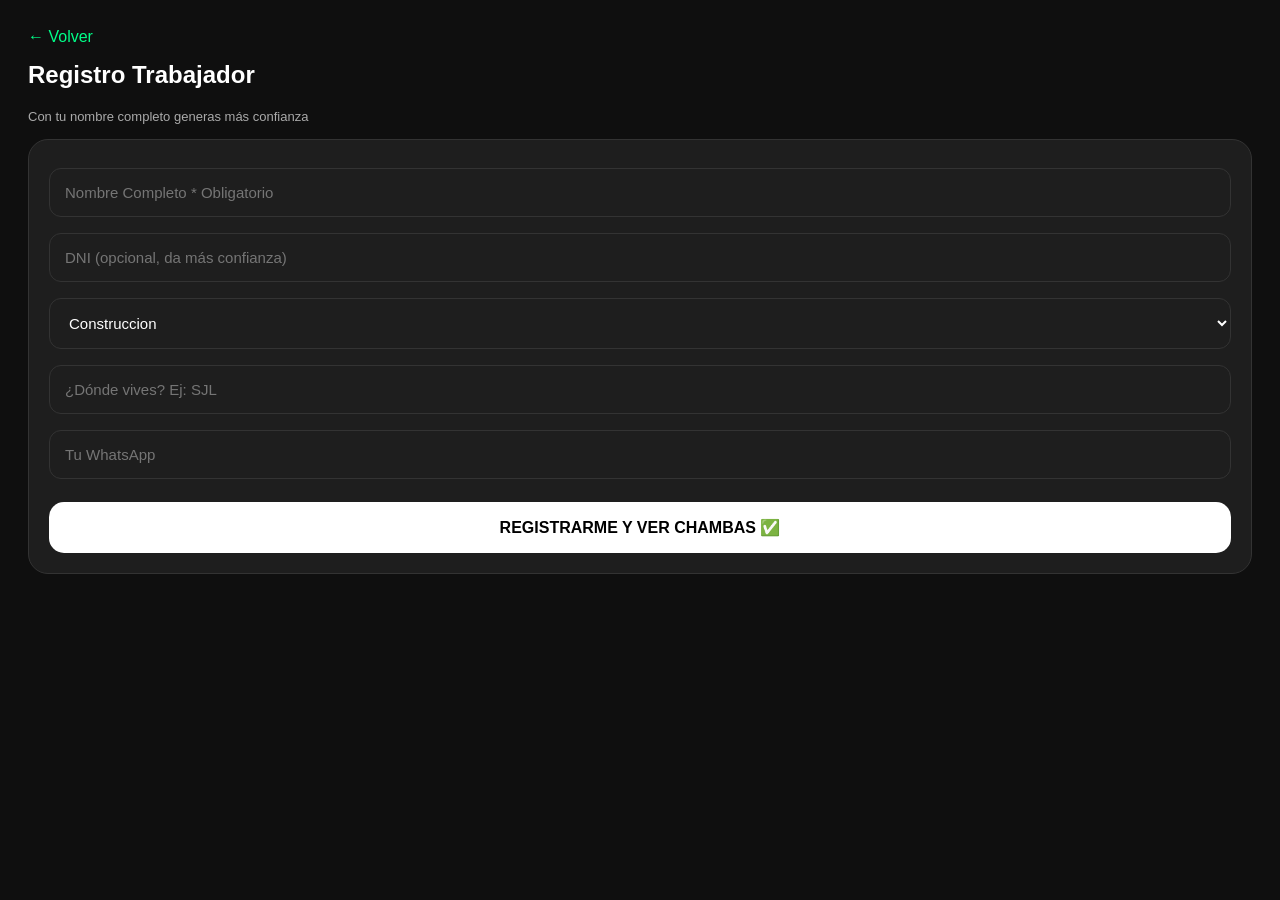
<file: registro.html>
<!DOCTYPE html>
<html><head><meta charset="UTF-8"><meta name="viewport" content="width=device-width, initial-scale=1.0"><style>
*{font-family:Arial,sans-serif;box-sizing:border-box}body{background:#0f0f0f;color:white;padding:20px}
input,select{width:100%;padding:15px;margin:8px 0;border-radius:12px;border:1px solid #333;background:#1e1e1e;color:white;font-size:15px}
.btn{background:white;color:black;border:none;padding:16px;width:100%;border-radius:15px;font-weight:800;font-size:16px;margin-top:15px}
.back{color:#00ff88;text-decoration:none}
.card{background:#1e1e1e;padding:20px;border-radius:20px;margin-top:15px;border:1px solid #333}
</style></head><body>
<a href="index.html" class="back">← Volver</a>
<h2 style="margin-top:15px">Registro Trabajador</h2>
<p style="color:#aaa;font-size:13px">Con tu nombre completo generas más confianza</p>
<div class="card">
<input id="nombre" placeholder="Nombre Completo * Obligatorio">
<input id="dni" placeholder="DNI (opcional, da más confianza)">
<select id="miRubro"><option>Construccion</option><option>Mudanza</option><option>Limpieza</option><option>Cocina</option><option>Delivery</option><option>Gamarra</option></select>
<input id="miDistrito" placeholder="¿Dónde vives? Ej: SJL">
<input id="miWhatsapp" placeholder="Tu WhatsApp">
<button class="btn" onclick="registrar()">REGISTRARME Y VER CHAMBAS ✅</button>
</div>
<script>
function registrar(){
 if(!nombre.value){alert('Pon tu nombre completo');return;}
 localStorage.setItem('nombre',nombre.value);
 localStorage.setItem('whatsappTrabajador',miWhatsapp.value);
 alert('Bienvenido '+nombre.value+' ya puedes postular'); location.href='index.html';
}
</script></body></html>
</file>
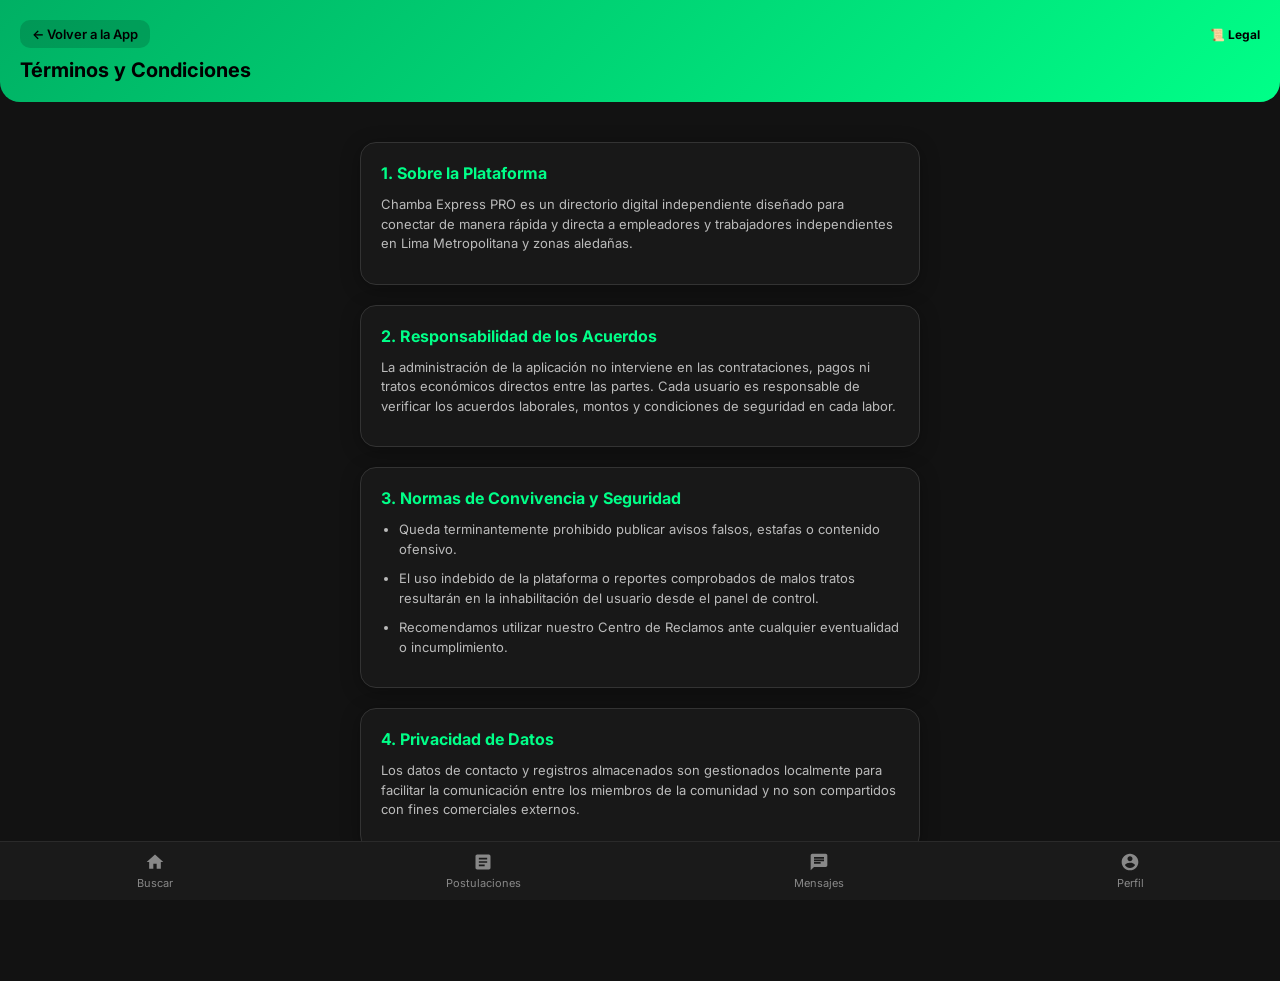
<file: terminos.html>
<!DOCTYPE html>
<html lang="es">
<head>
    <meta charset="UTF-8">
    <meta name="viewport" content="width=device-width, initial-scale=1.0">
    <title>Términos y Condiciones - Chamba Express</title>
    <link href="https://fonts.googleapis.com/css2?family=Inter:wght@400;500;600;700;800&display=swap" rel="stylesheet">
    <style>
        * { box-sizing: border-box; margin: 0; padding: 0; font-family: 'Inter', sans-serif; }
        body { background-color: #121212; color: #ffffff; padding-bottom: 90px; }
        
        .header {
            background: linear-gradient(135deg, #00b064 0%, #00ff88 100%);
            color: #000; padding: 20px;
            border-bottom-left-radius: 20px; border-bottom-right-radius: 20px;
        }
        .header-top { display: flex; justify-content: space-between; align-items: center; margin-bottom: 10px; }
        .back-btn { background: rgba(0,0,0,0.15); border: none; color: #000; font-weight: 600; padding: 6px 12px; border-radius: 10px; text-decoration: none; font-size: 13px; }
        
        .container { padding: 20px; max-width: 600px; margin: 0 auto; }
        
        .card {
            background: #181818; border: 1px solid #333; border-radius: 16px; padding: 20px; margin-bottom: 20px;
            box-shadow: 0 4px 20px rgba(0,0,0,0.3);
        }
        .card h3 { font-size: 16px; font-weight: 700; color: #00ff88; margin-bottom: 12px; }
        .card p, .card li { font-size: 13px; color: #bbb; line-height: 1.5; margin-bottom: 10px; }
        .card ul { padding-left: 18px; }

        .nav-bar { position: fixed; bottom: 0; left: 0; width: 100%; background: #1a1a1a; border-top: 1px solid #2a2a2a; display: flex; justify-content: space-around; padding: 10px 0; z-index: 100; }
        .nav-item { text-align: center; color: #888; text-decoration: none; font-size: 11px; display: flex; flex-direction: column; align-items: center; gap: 4px; }
        .nav-item.active { color: #00ff88; }
        .nav-item svg { width: 20px; height: 20px; fill: currentColor; }
    </style>
</head>
<body>

    <div class="header">
        <div class="header-top">
            <a href="index.html" class="back-btn">← Volver a la App</a>
            <span style="font-size: 12px; font-weight: 700;">📜 Legal</span>
        </div>
        <h1 style="font-size: 20px;">Términos y Condiciones</h1>
    </div>

    <div class="container" style="margin-top: 20px;">
        <div class="card">
            <h3>1. Sobre la Plataforma</h3>
            <p>Chamba Express PRO es un directorio digital independiente diseñado para conectar de manera rápida y directa a empleadores y trabajadores independientes en Lima Metropolitana y zonas aledañas.</p>
        </div>

        <div class="card">
            <h3>2. Responsabilidad de los Acuerdos</h3>
            <p>La administración de la aplicación no interviene en las contrataciones, pagos ni tratos económicos directos entre las partes. Cada usuario es responsable de verificar los acuerdos laborales, montos y condiciones de seguridad en cada labor.</p>
        </div>

        <div class="card">
            <h3>3. Normas de Convivencia y Seguridad</h3>
            <ul>
                <li>Queda terminantemente prohibido publicar avisos falsos, estafas o contenido ofensivo.</li>
                <li>El uso indebido de la plataforma o reportes comprobados de malos tratos resultarán en la inhabilitación del usuario desde el panel de control.</li>
                <li>Recomendamos utilizar nuestro Centro de Reclamos ante cualquier eventualidad o incumplimiento.</li>
            </ul>
        </div>

        <div class="card">
            <h3>4. Privacidad de Datos</h3>
            <p>Los datos de contacto y registros almacenados son gestionados localmente para facilitar la comunicación entre los miembros de la comunidad y no son compartidos con fines comerciales externos.</p>
        </div>
    </div>

    <!-- Navegación -->
    <nav class="nav-bar">
        <a href="index.html" class="nav-item"><svg viewBox="0 0 24 24"><path d="M10 20v-6h4v6h5v-8h3L12 3 2 12h3v8z"/></svg>Buscar</a>
        <a href="index.html" class="nav-item"><svg viewBox="0 0 24 24"><path d="M19 3H5c-1.1 0-2 .9-2 2v14c0 1.1.9 2 2 2h14c1.1 0 2-.9 2-2V5c0-1.1-.9-2-2-2zm-5 14H7v-2h7v2zm3-4H7v-2h10v2zm0-4H7V7h10v2z"/></svg>Postulaciones</a>
        <a href="mensajes.html" class="nav-item"><svg viewBox="0 0 24 24"><path d="M20 2H4c-1.1 0-1.99.9-1.99 2L2 22l4-4h14c1.1 0 2-.9 2-2V4c0-1.1-.9-2-2-2zM6 9h12v2H6V9zm8 5H6v-2h8v2zm4-6H6V6h12v2z"/></svg>Mensajes</a>
        <a href="perfil.html" class="nav-item"><svg viewBox="0 0 24 24"><path d="M12 2C6.48 2 2 6.48 2 12s4.48 10 10 10 10-4.48 10-10S17.52 2 12 2zm0 3c1.66 0 3 1.34 3 3s-1.34 3-3 3-3-1.34-3-3 1.34-3 3-3zm0 14.2c-2.5 0-4.71-1.28-6-3.22.03-1.99 4-3.08 6-3.08 1.99 0 5.97 1.09 6 3.08-1.29 1.94-3.5 3.22-6 3.22z"/></svg>Perfil</a>
    </nav>
</body>
</html>
</file>
